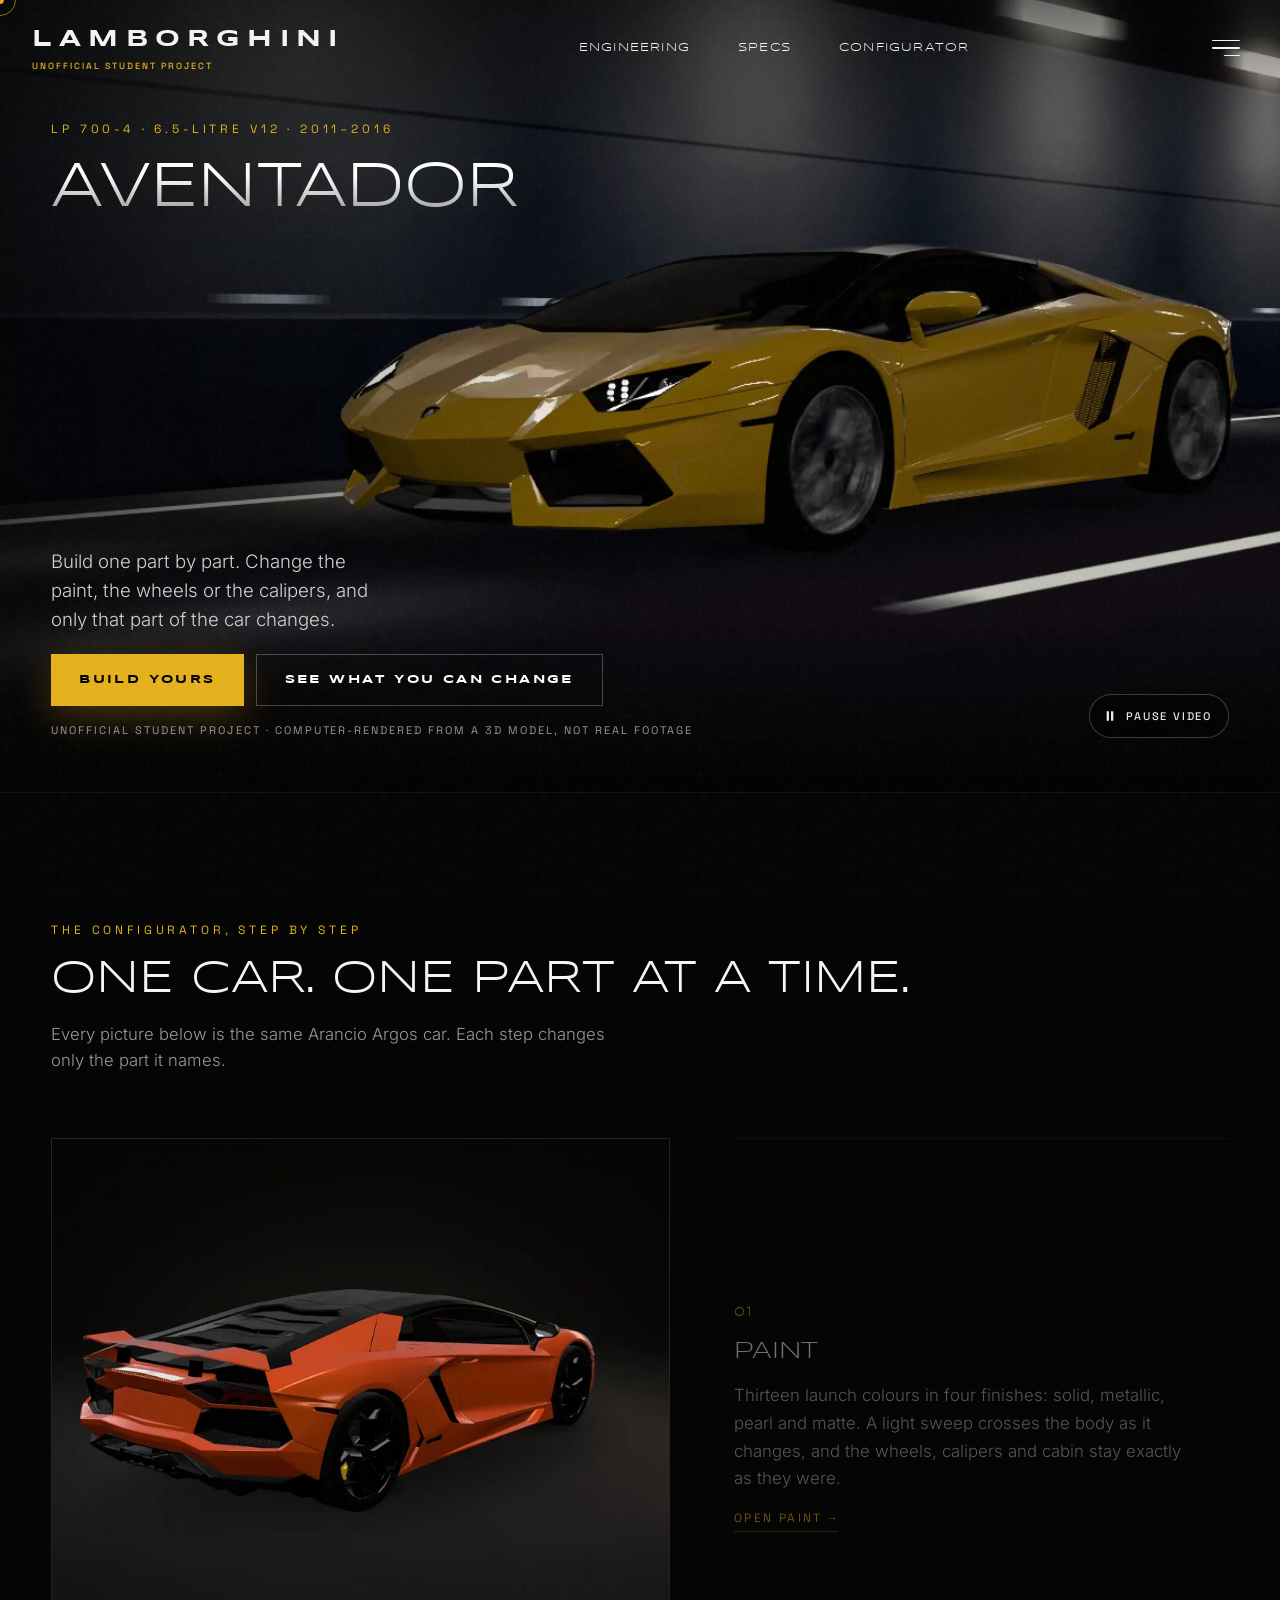
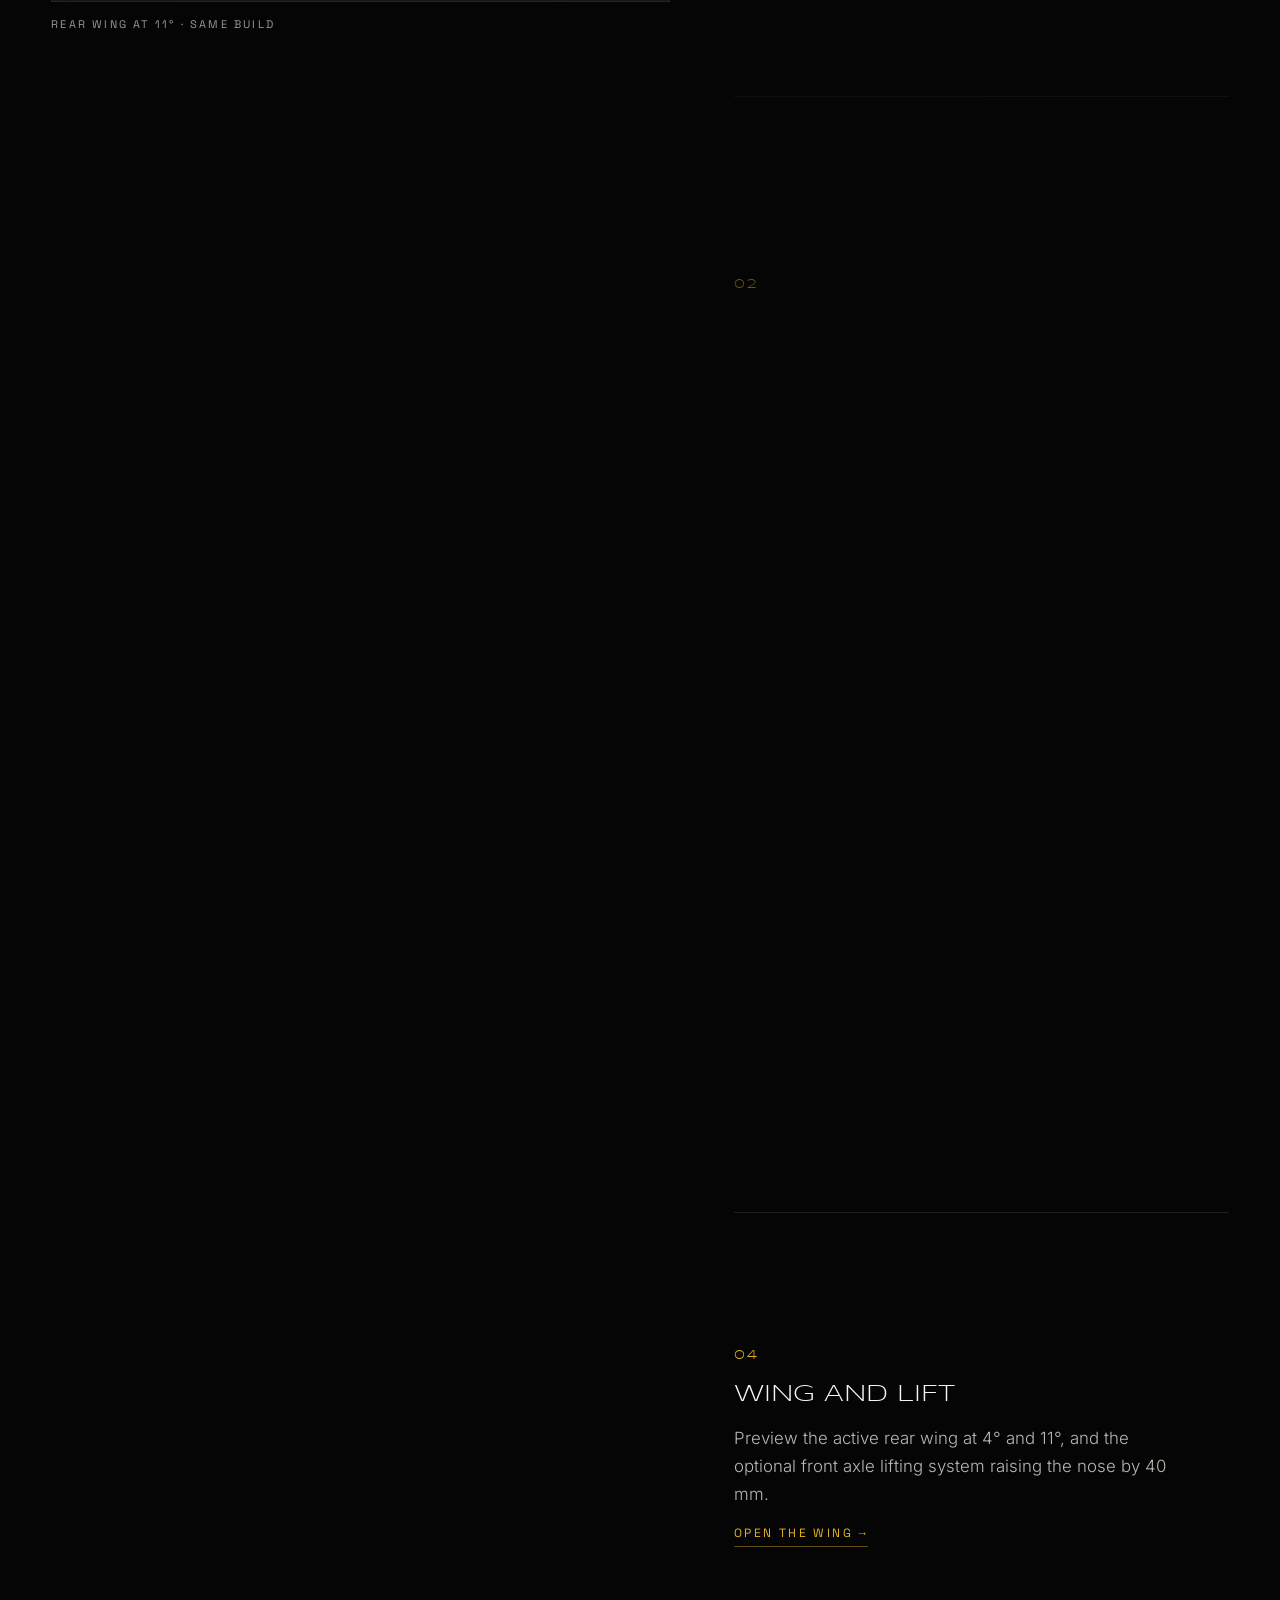
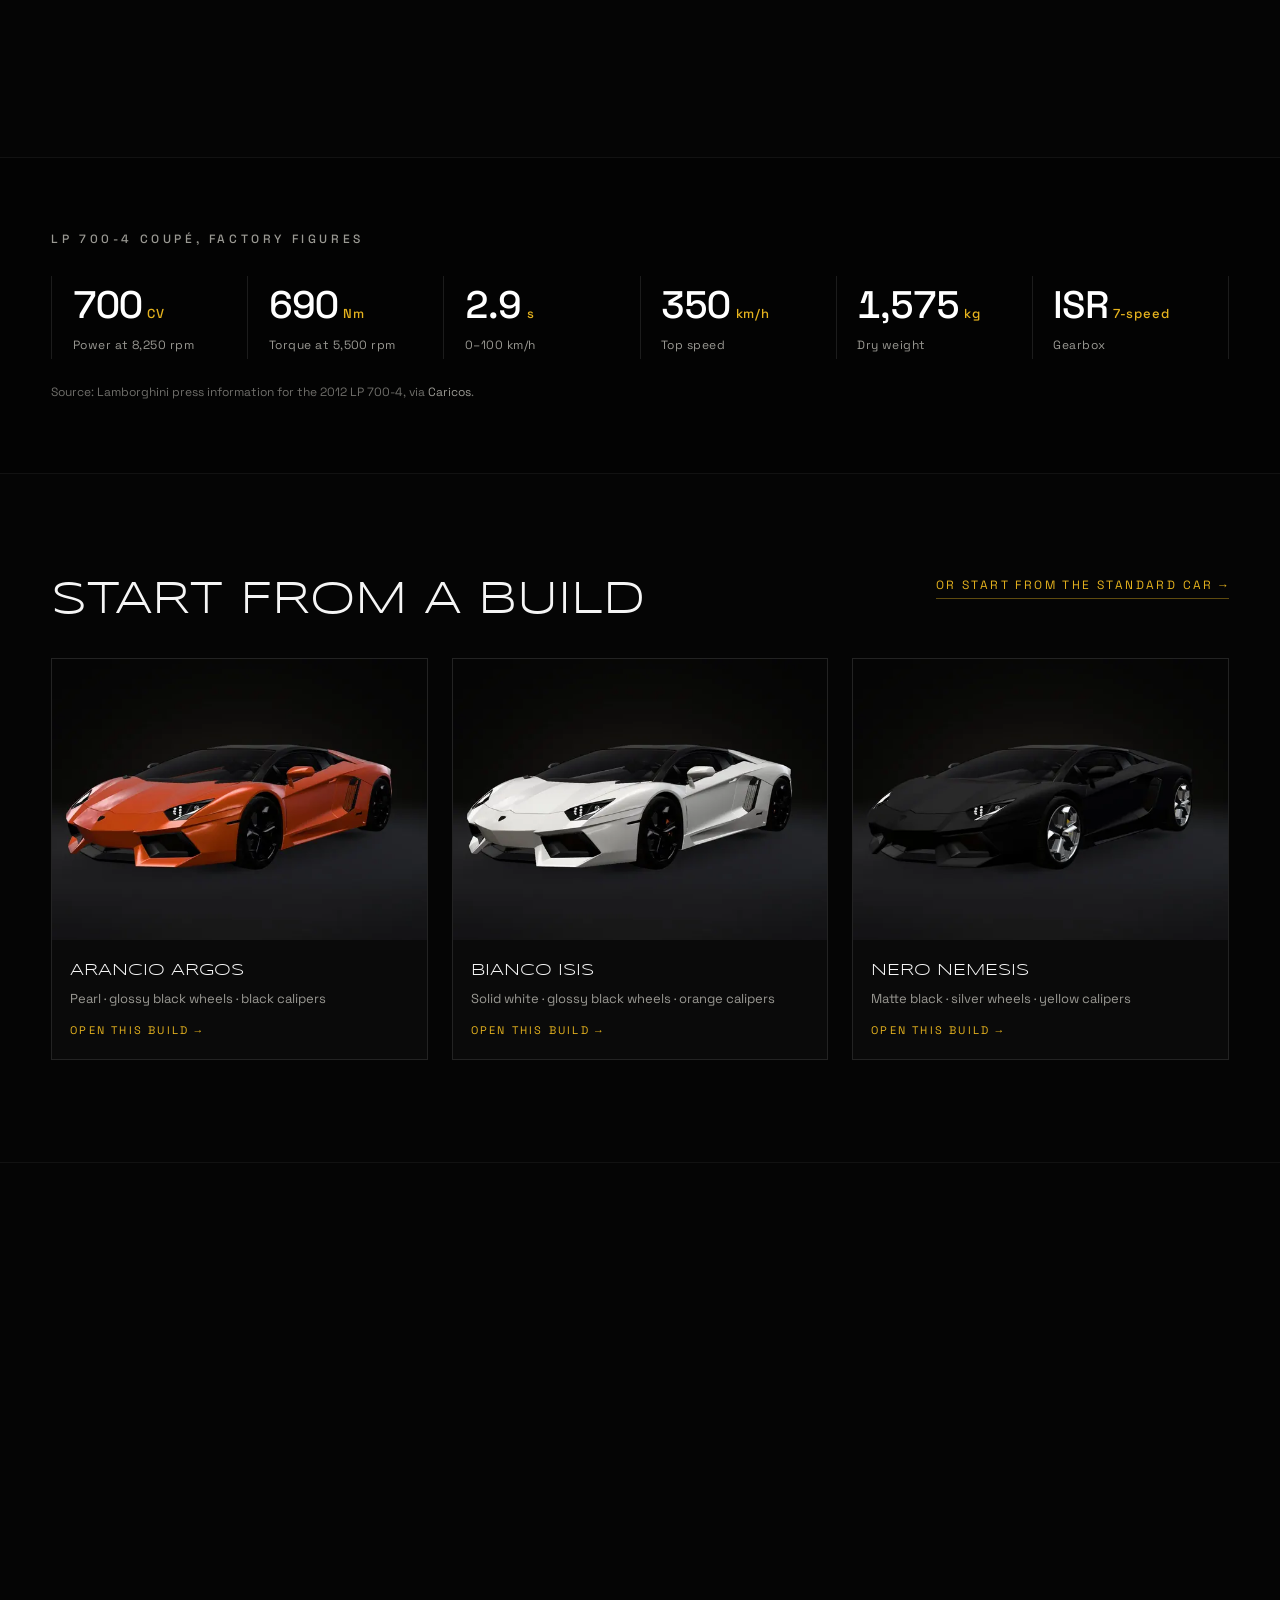
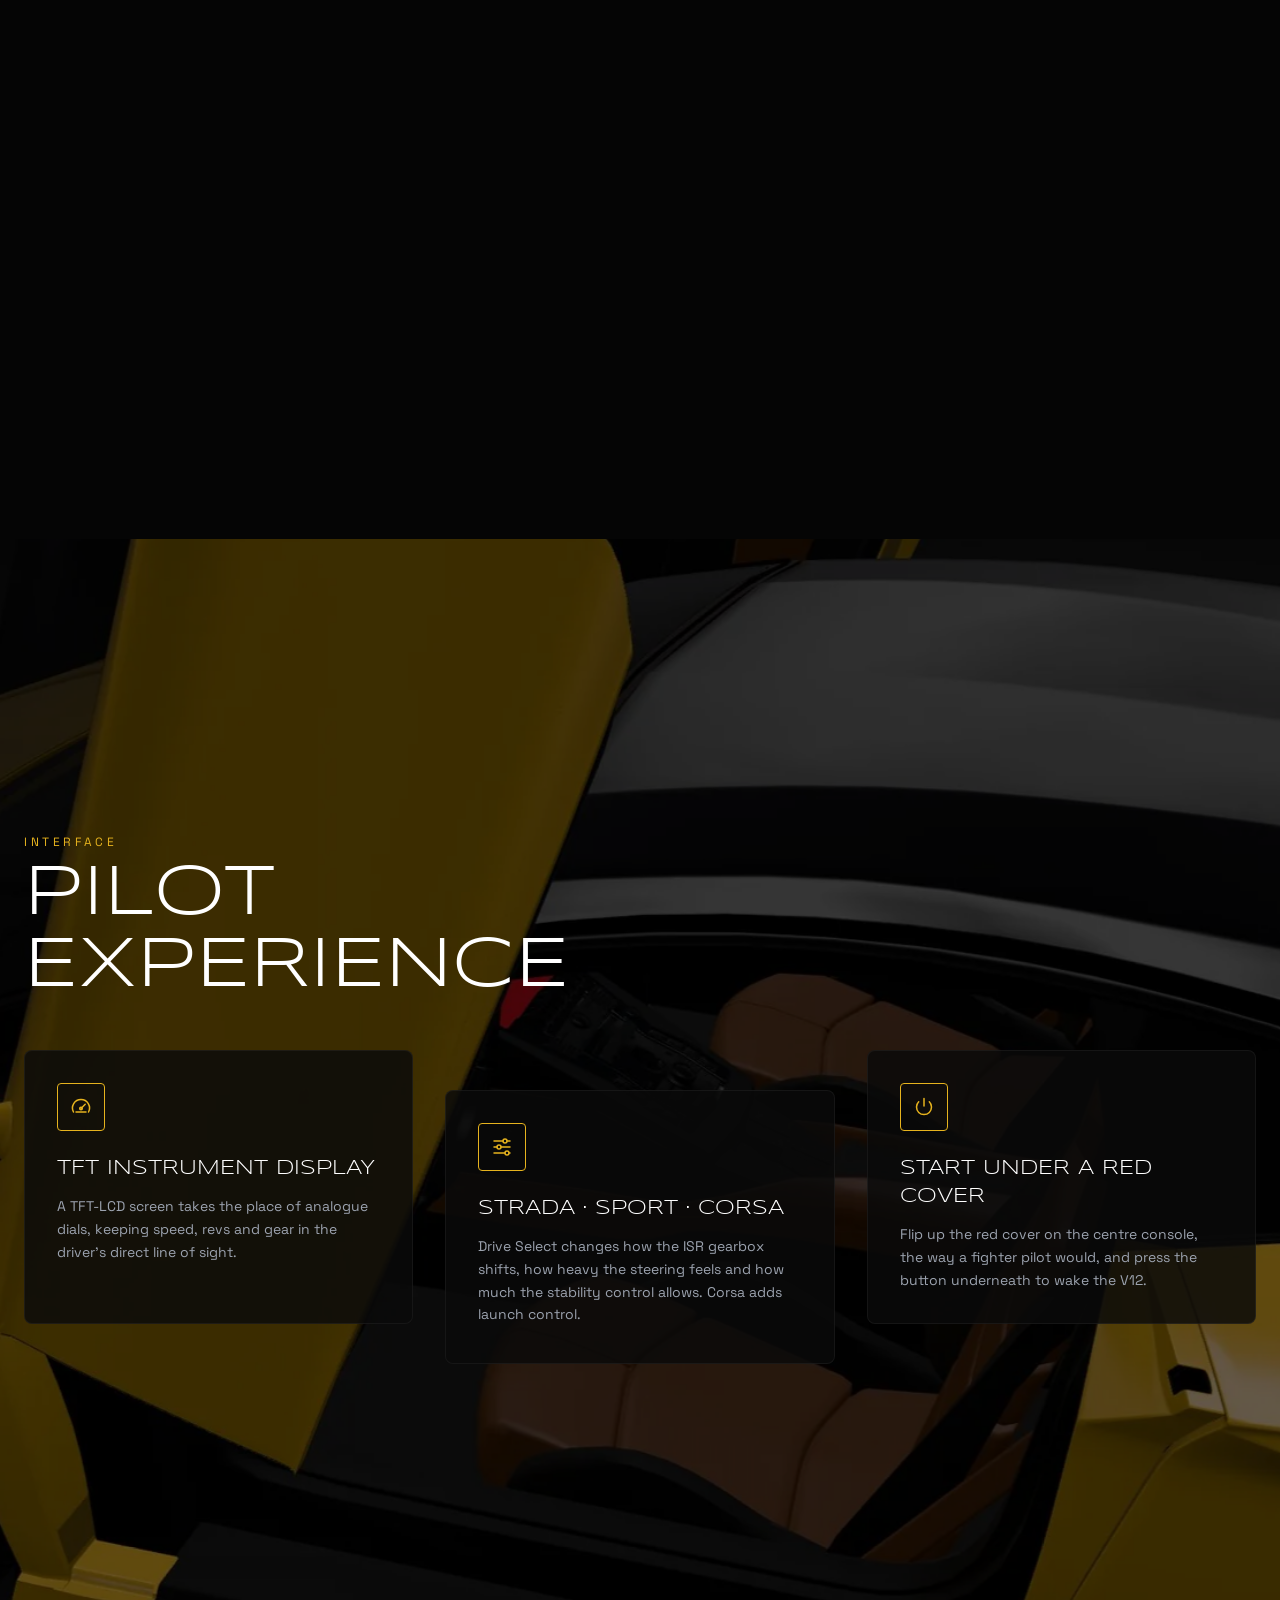
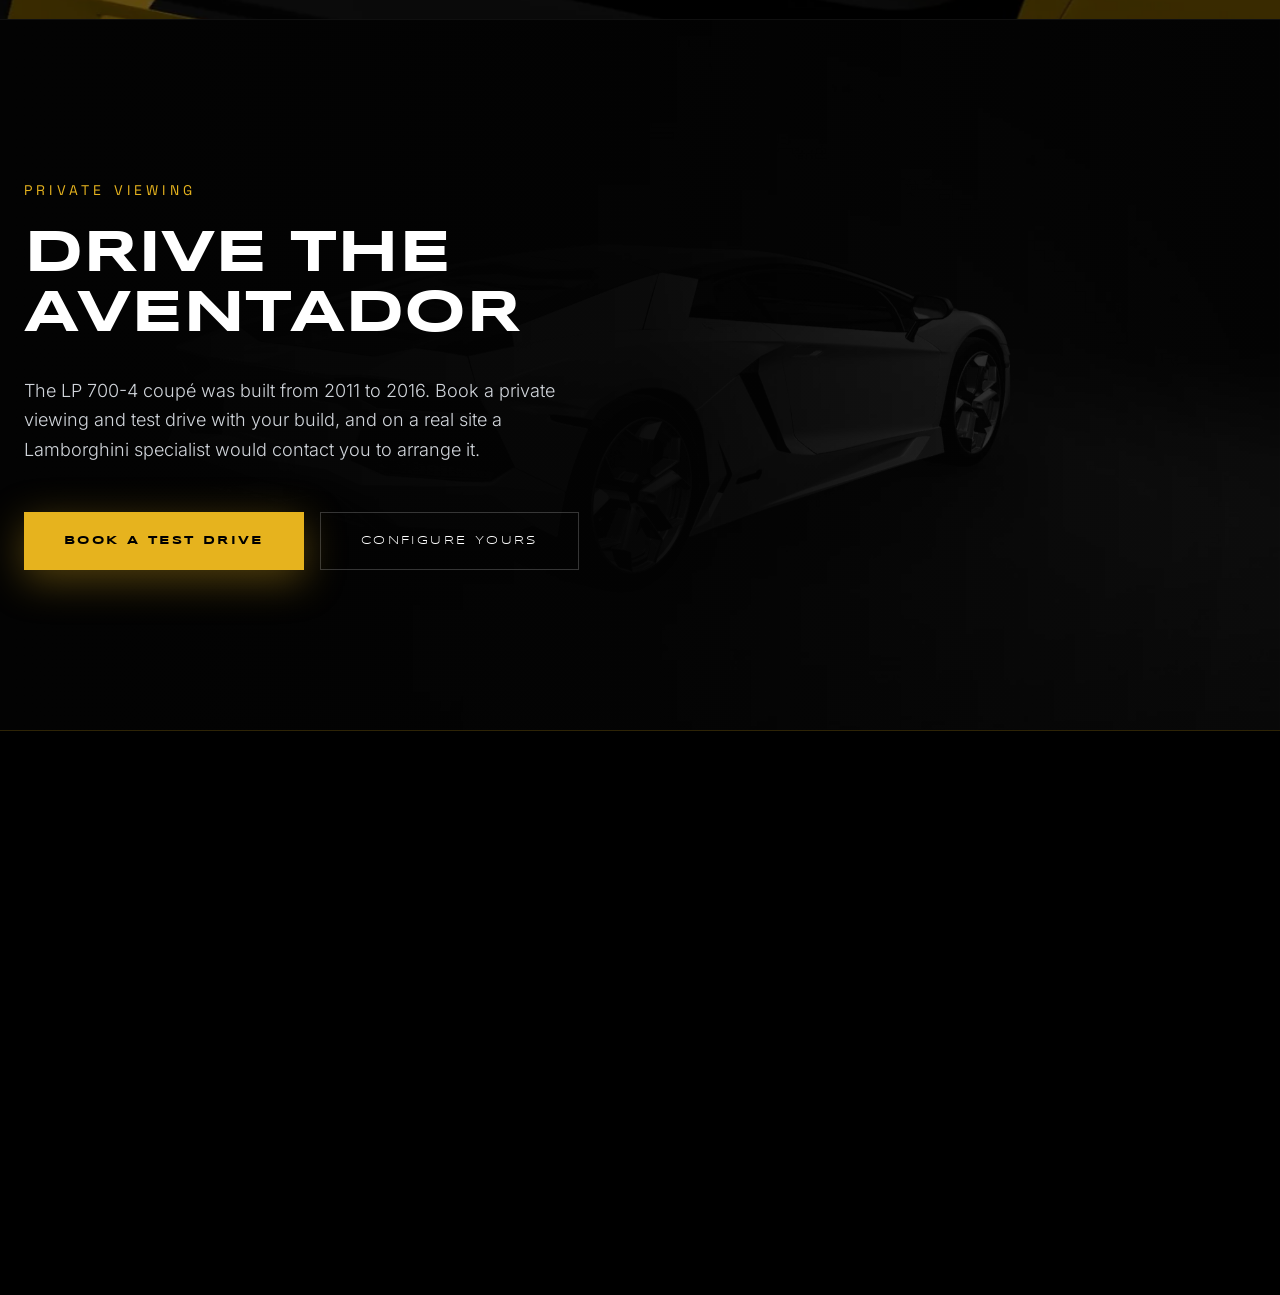
<file: index.html>
<!DOCTYPE html>
<html lang="en" class="scroll-smooth">
<head>
    <meta charset="UTF-8">
    <meta name="viewport" content="width=device-width, initial-scale=1.0">
    <title>Aventador LP 700-4</title>
    <meta name="description" content="Unofficial student project: an Aventador LP 700-4 landing page and part-by-part 3D configurator.">
    

    <!-- Image fallback: registered before any <img> is parsed so no load error is missed.
         Each image tries its data-fallback URLs in order, then a built-in placeholder, so a
         broken-image icon never appears. -->
    <script>
        (function () {
            var PLACEHOLDER = "data:image/svg+xml," + encodeURIComponent(
                '<svg xmlns="http://www.w3.org/2000/svg" viewBox="0 0 1600 900">' +
                '<defs><radialGradient id="g" cx="50%" cy="60%" r="60%"><stop offset="0" stop-color="#2a2208"/><stop offset="1" stop-color="#030303"/></radialGradient></defs>' +
                '<rect width="1600" height="900" fill="url(#g)"/>' +
                '<path d="M180 620 Q420 470 760 450 L1040 440 Q1300 470 1440 600 L1440 640 L180 640 Z" fill="none" stroke="#e6b31e" stroke-opacity=".35" stroke-width="3"/>' +
                '<circle cx="470" cy="640" r="85" fill="none" stroke="#e6b31e" stroke-opacity=".35" stroke-width="3"/>' +
                '<circle cx="1180" cy="640" r="85" fill="none" stroke="#e6b31e" stroke-opacity=".35" stroke-width="3"/></svg>');
            document.addEventListener('error', function (e) {
                var img = e.target;
                if (!img || img.tagName !== 'IMG') return;
                var list = (img.getAttribute('data-fallback') || '').split('|').filter(Boolean);
                if (list.length) {
                    img.setAttribute('data-fallback', list.slice(1).join('|'));
                    img.src = list[0];
                } else if (img.src !== PLACEHOLDER) {
                    img.classList.add('img-failed');
                    img.src = PLACEHOLDER;
                }
            }, true);
        })();
    </script>
    <link rel="preload" href="assets/fonts/syncopate-latin-700-normal.woff2" as="font" type="font/woff2" crossorigin>
    <link rel="preload" href="assets/fonts/inter-latin-wght-normal.woff2" as="font" type="font/woff2" crossorigin>
    <link rel="preload" as="image" href="assets/video/test-drive-poster.webp" imagesrcset="assets/video/test-drive-poster-854.webp 854w, assets/video/test-drive-poster.webp 1280w" imagesizes="100vw" fetchpriority="high">
    <link rel="stylesheet" href="css/fonts.css">
    <link rel="stylesheet" href="css/site.css">
    <link rel="stylesheet" href="css/tailwind.css">
    <link rel="stylesheet" href="css/landing.css">
</head>
<body class="antialiased selection:bg-[#e6b31e] selection:text-[#000]">

    <div class="noise-overlay"></div>
    <div class="cursor-dot" id="cursor-dot"></div>
    <div class="cursor-trail" id="cursor-trail"></div>

    <nav id="site-nav" class="site-nav fixed top-0 w-full z-50 px-5 md:px-8 flex justify-between items-center">
        <span class="nav-line" aria-hidden="true"><span id="nav-progress"></span></span>
        <a href="#hero" class="brand-lockup pointer-events-auto nav-link no-underline text-inherit"><span class="tech-font text-2xl font-bold tracking-[0.3em]">LAMBORGHINI</span><span class="brand-note">Unofficial student project</span></a>
        <div class="hidden md:flex gap-12 tech-font text-xs tracking-widest pointer-events-auto">
            <a href="#engineering" class="hover:text-[#e6b31e] transition-colors nav-link">ENGINEERING</a>
            <a href="#specs" class="hover:text-[#e6b31e] transition-colors nav-link">SPECS</a>
            <a href="configure.html" class="hover:text-[#e6b31e] transition-colors nav-link">CONFIGURATOR</a>
        </div>
        <div class="pointer-events-auto">
            <button type="button" class="menu-toggle hover:text-[#e6b31e] transition-colors nav-link" id="menu-toggle" aria-label="Open menu" aria-expanded="false" aria-controls="site-menu">
                <span class="bars" aria-hidden="true"><span class="bar"></span><span class="bar"></span><span class="bar"></span></span>
            </button>
        </div>
    </nav>

    <!-- Full-screen menu opened by the nav icon -->
    <div class="site-menu" id="site-menu" aria-hidden="true">
        <div class="max-w-6xl w-full mx-auto grid md:grid-cols-[1fr_auto] gap-12 items-end">
            <ul class="tech-font font-bold leading-tight text-4xl md:text-6xl space-y-3">
                <li class="menu-item"><a href="#engineering" class="menu-link hover:text-[#e6b31e] nav-link">ENGINEERING</a></li>
                <li class="menu-item"><a href="#specs" class="menu-link hover:text-[#e6b31e] nav-link">SPECS</a></li>
                <li class="menu-item"><a href="#performance" class="menu-link hover:text-[#e6b31e] nav-link">TELEMETRY</a></li>
                <li class="menu-item"><a href="#cockpit" class="menu-link hover:text-[#e6b31e] nav-link">COCKPIT</a></li>
                <li class="menu-item"><a href="configure.html" class="menu-link hover:text-[#e6b31e] nav-link">CONFIGURATOR</a></li>
                <li class="menu-item"><a href="#reserve" class="menu-link text-[#e6b31e] hover:text-white nav-link">RESERVE</a></li>
            </ul>
            <div class="menu-item data-font text-sm text-gray-400 max-w-xs space-y-6" style="transition-delay:.55s">
                <p>Book a private viewing and test drive at your nearest Lamborghini dealership.</p>
                <button type="button" class="open-booking nav-link w-full px-6 py-4 bg-[#e6b31e] text-black tech-font text-xs font-bold tracking-[0.2em] hover:bg-white transition-colors">BOOK A TEST DRIVE</button>
            </div>
        </div>
    </div>

    <!-- ============ NEW LANDING: introduces the car and leads into the configurator ============ -->
    <section id="hero" class="lp-hero" aria-labelledby="hero-title">
        <div class="lp-hero-media">
            <img src="assets/video/test-drive-poster.webp" srcset="assets/video/test-drive-poster-854.webp 854w, assets/video/test-drive-poster.webp 1280w" sizes="100vw"
                 width="1280" height="720" fetchpriority="high" class="lp-hero-img"
                 alt="Aventador LP 700-4 in Giallo Evros driving through a lit road tunnel, rendered from the site's 3D model">
            <!-- Test-drive loop. The poster above is its first frame; site.js loads the video after the page has loaded
                 (never on Data Saver, and only on request with reduced motion) and pauses it off screen. -->
            <video class="lp-hero-video" muted loop playsinline preload="none" disablepictureinpicture disableremoteplayback aria-hidden="true" tabindex="-1"
                   data-src="assets/video/test-drive-1280.mp4" data-src-av1="assets/video/test-drive-1280-av1.mp4" data-src-small="assets/video/test-drive-854.mp4"></video>
        </div>
        <button type="button" class="lp-hero-pause" id="hero-video-toggle" aria-pressed="false" hidden>
            <svg class="icon-pause" viewBox="0 0 24 24" aria-hidden="true"><path d="M7 5h3.5v14H7zM13.5 5H17v14h-3.5z"/></svg>
            <svg class="icon-play" viewBox="0 0 24 24" aria-hidden="true"><path d="M8 5.5v13l10.5-6.5z"/></svg>
            <span class="lp-hero-pause-label">Pause video</span>
        </button>
        <div class="lp-hero-content">
            <div class="lp-hero-top">
                <p class="lp-eyebrow data-font">LP 700-4 · 6.5-litre V12 · 2011–2016</p>
                <h1 id="hero-title" class="lp-hero-title tech-font">AVENTADOR</h1>
            </div>
            <div class="lp-hero-bottom">
                <p class="lp-hero-lede">Build one part by part. Change the paint, the wheels or the calipers, and only that part of the car changes.</p>
                <div class="lp-hero-actions">
                    <a href="configure.html" class="lp-btn lp-btn-gold nav-link">Build yours</a>
                    <a href="#make-it-yours" class="lp-btn lp-btn-line nav-link">See what you can change</a>
                </div>
                <p class="lp-hero-note data-font">Unofficial student project · computer-rendered from a 3D model, not real footage</p>
            </div>
        </div>
    </section>

    <section id="make-it-yours" class="lp-seq" aria-labelledby="seq-title">
        <div class="lp-wrap">
            <header class="lp-seq-head">
                <p class="lp-eyebrow data-font">The configurator, step by step</p>
                <h2 id="seq-title" class="tech-font lp-h2">ONE CAR. ONE PART AT A TIME.</h2>
                <p class="lp-sub">Every picture below is the same Arancio Argos car. Each step changes only the part it names.</p>
            </header>
            <div class="lp-seq-grid">
                <figure class="lp-seq-figure" id="seq-figure" data-active="1" aria-hidden="true">
                    <div class="lp-seq-frame">
                        <img src="assets/img/seq-paint.webp" srcset="assets/img/seq-paint-800.webp 800w, assets/img/seq-paint-1200.webp 1200w, assets/img/seq-paint.webp 1600w" sizes="(max-width: 900px) 92vw, 52vw" width="1600" height="1200" decoding="async" alt="" data-step="1">
                        <img src="assets/img/seq-wheels.webp" srcset="assets/img/seq-wheels-800.webp 800w, assets/img/seq-wheels-1200.webp 1200w, assets/img/seq-wheels.webp 1600w" sizes="(max-width: 900px) 92vw, 52vw" width="1600" height="1200" decoding="async" loading="lazy" alt="" data-step="2">
                        <img src="assets/img/seq-doors.webp" srcset="assets/img/seq-doors-800.webp 800w, assets/img/seq-doors-1200.webp 1200w, assets/img/seq-doors.webp 1600w" sizes="(max-width: 900px) 92vw, 52vw" width="1600" height="1200" decoding="async" loading="lazy" alt="" data-step="3">
                        <img src="assets/img/seq-wing.webp" srcset="assets/img/seq-wing-800.webp 800w, assets/img/seq-wing-1200.webp 1200w, assets/img/seq-wing.webp 1600w" sizes="(max-width: 900px) 92vw, 52vw" width="1600" height="1200" decoding="async" loading="lazy" alt="" data-step="4">
                    </div>
                    <figcaption class="lp-seq-caption data-font" id="seq-caption">Arancio Argos · silver wheels · black calipers</figcaption>
                </figure>
                <ol class="lp-seq-steps">
                    <li class="lp-step" data-step="1" data-caption="Arancio Argos · silver wheels · black calipers">
                        <img class="lp-step-img" src="assets/img/seq-paint.webp" srcset="assets/img/seq-paint-800.webp 800w, assets/img/seq-paint-1200.webp 1200w, assets/img/seq-paint.webp 1600w" sizes="(max-width: 900px) 92vw, 52vw" width="1600" height="1200" loading="lazy" decoding="async"
                             alt="Aventador in Arancio Argos pearl paint with silver wheels">
                        <span class="lp-step-num tech-font" aria-hidden="true">01</span>
                        <h3 class="lp-step-title tech-font">PAINT</h3>
                        <p>Thirteen launch colours in four finishes: solid, metallic, pearl and matte. A light sweep crosses the body as it changes, and the wheels, calipers and cabin stay exactly as they were.</p>
                        <a href="configure.html#paint" class="lp-step-link data-font nav-link">Open paint <span aria-hidden="true">→</span></a>
                    </li>
                    <li class="lp-step" data-step="2" data-caption="Glossy black wheels · yellow calipers · same paint">
                        <img class="lp-step-img" src="assets/img/seq-wheels.webp" srcset="assets/img/seq-wheels-800.webp 800w, assets/img/seq-wheels-1200.webp 1200w, assets/img/seq-wheels.webp 1600w" sizes="(max-width: 900px) 92vw, 52vw" width="1600" height="1200" loading="lazy" decoding="async"
                             alt="Close-up of the front wheel in glossy black with a yellow brake caliper">
                        <span class="lp-step-num tech-font" aria-hidden="true">02</span>
                        <h3 class="lp-step-title tech-font">WHEELS AND BRAKES</h3>
                        <p>Silver or glossy black wheels, and black, red, orange, grey or yellow calipers on the carbon-ceramic brakes. Each sits on its own layer, so the paint never changes with them.</p>
                        <a href="configure.html#wheels" class="lp-step-link data-font nav-link">Open wheels <span aria-hidden="true">→</span></a>
                    </li>
                    <li class="lp-step" data-step="3" data-caption="Scissor doors open · lights on · same build">
                        <img class="lp-step-img" src="assets/img/seq-doors.webp" srcset="assets/img/seq-doors-800.webp 800w, assets/img/seq-doors-1200.webp 1200w, assets/img/seq-doors.webp 1600w" sizes="(max-width: 900px) 92vw, 52vw" width="1600" height="1200" loading="lazy" decoding="async"
                             alt="The car at night with both scissor doors raised and the headlights on">
                        <span class="lp-step-num tech-font" aria-hidden="true">03</span>
                        <h3 class="lp-step-title tech-font">DOORS AND LIGHTS</h3>
                        <p>See the leather behind the raised scissor doors in the cabin view, then switch to the night view with the bi-xenon headlamps and LED daytime running lights on.</p>
                        <a href="configure.html#interior" class="lp-step-link data-font nav-link">Open interior <span aria-hidden="true">→</span></a>
                    </li>
                    <li class="lp-step" data-step="4" data-caption="Rear wing at 11° · same build">
                        <img class="lp-step-img" src="assets/img/seq-wing.webp" srcset="assets/img/seq-wing-800.webp 800w, assets/img/seq-wing-1200.webp 1200w, assets/img/seq-wing.webp 1600w" sizes="(max-width: 900px) 92vw, 52vw" width="1600" height="1200" loading="lazy" decoding="async"
                             alt="Rear three-quarter view with the active rear wing raised">
                        <span class="lp-step-num tech-font" aria-hidden="true">04</span>
                        <h3 class="lp-step-title tech-font">WING AND LIFT</h3>
                        <p>Preview the active rear wing at 4° and 11°, and the optional front axle lifting system raising the nose by 40 mm.</p>
                        <a href="configure.html#aero" class="lp-step-link data-font nav-link">Open the wing <span aria-hidden="true">→</span></a>
                    </li>
                </ol>
            </div>
        </div>
    </section>

    <section id="numbers" class="lp-numbers" aria-labelledby="numbers-title">
        <div class="lp-wrap">
            <h2 id="numbers-title" class="lp-numbers-title data-font">LP 700-4 coupé, factory figures</h2>
            <dl class="lp-numbers-grid">
                <div><dt>Power at 8,250 rpm</dt><dd><span class="lp-num">700</span> <span class="lp-unit">CV</span></dd></div>
                <div><dt>Torque at 5,500 rpm</dt><dd><span class="lp-num">690</span> <span class="lp-unit">Nm</span></dd></div>
                <div><dt>0–100 km/h</dt><dd><span class="lp-num">2.9</span> <span class="lp-unit">s</span></dd></div>
                <div><dt>Top speed</dt><dd><span class="lp-num">350</span> <span class="lp-unit">km/h</span></dd></div>
                <div><dt>Dry weight</dt><dd><span class="lp-num">1,575</span> <span class="lp-unit">kg</span></dd></div>
                <div><dt>Gearbox</dt><dd><span class="lp-num">ISR</span> <span class="lp-unit">7-speed</span></dd></div>
            </dl>
            <p class="lp-source data-font">Source: Lamborghini press information for the 2012 LP 700-4, via <a href="https://www.caricos.com/cars/l/lamborghini/2012_lamborghini_aventador_lp700-4/" target="_blank" rel="noopener" class="nav-link">Caricos</a>.</p>
        </div>
    </section>

    <section id="starter-builds" class="lp-starters" aria-labelledby="starters-title">
        <div class="lp-wrap">
            <header class="lp-starters-head">
                <h2 id="starters-title" class="tech-font lp-h2">START FROM A BUILD</h2>
                <a href="configure.html" class="lp-step-link data-font nav-link">Or start from the standard car <span aria-hidden="true">→</span></a>
            </header>
            <div class="lp-starters-grid">
                <a class="lp-card nav-link" href="configure.html#build-7.1.0.0.0">
                    <img src="assets/img/starter-argos.webp" srcset="assets/img/starter-argos-600.webp 600w, assets/img/starter-argos.webp 1200w" sizes="(max-width: 900px) min(92vw, 560px), 31vw" width="1200" height="900" loading="lazy" decoding="async" alt="">
                    <span class="lp-card-body">
                        <span class="lp-card-title tech-font">ARANCIO ARGOS</span>
                        <span class="lp-card-spec data-font">Pearl · glossy black wheels · black calipers</span>
                        <span class="lp-card-cta data-font">Open this build <span aria-hidden="true">→</span></span>
                    </span>
                </a>
                <a class="lp-card nav-link" href="configure.html#build-2.1.2.0.0">
                    <img src="assets/img/starter-isis.webp" srcset="assets/img/starter-isis-600.webp 600w, assets/img/starter-isis.webp 1200w" sizes="(max-width: 900px) min(92vw, 560px), 31vw" width="1200" height="900" loading="lazy" decoding="async" alt="">
                    <span class="lp-card-body">
                        <span class="lp-card-title tech-font">BIANCO ISIS</span>
                        <span class="lp-card-spec data-font">Solid white · glossy black wheels · orange calipers</span>
                        <span class="lp-card-cta data-font">Open this build <span aria-hidden="true">→</span></span>
                    </span>
                </a>
                <a class="lp-card nav-link" href="configure.html#build-10.0.4.0.0">
                    <img src="assets/img/starter-nemesis.webp" srcset="assets/img/starter-nemesis-600.webp 600w, assets/img/starter-nemesis.webp 1200w" sizes="(max-width: 900px) min(92vw, 560px), 31vw" width="1200" height="900" loading="lazy" decoding="async" alt="">
                    <span class="lp-card-body">
                        <span class="lp-card-title tech-font">NERO NEMESIS</span>
                        <span class="lp-card-spec data-font">Matte black · silver wheels · yellow calipers</span>
                        <span class="lp-card-cta data-font">Open this build <span aria-hidden="true">→</span></span>
                    </span>
                </a>
            </div>
        </div>
    </section>
    <!-- ============ END NEW LANDING ============ -->

    <!-- ENGINEERING — normal vertical scrolling. The drawings are inline SVG traced from the site's 3D model
         (tools/render_outlines.py + tools/build_illustrations.py), so they show the real Aventador LP 700-4 shape. -->
    <section id="engineering" class="relative bg-[#050505] border-y border-white/5">
        <!-- ILLUSTRATIONS-DEFS:START -->
        <svg width="0" height="0" style="position:absolute" aria-hidden="true">
            <defs>
                <pattern id="carbon" width="8" height="8" patternUnits="userSpaceOnUse">
                    <rect width="8" height="8" fill="#141414"/>
                    <rect width="4" height="4" fill="#262626"/>
                    <rect x="4" y="4" width="4" height="4" fill="#262626"/>
                </pattern>
                <pattern id="alu-hatch" width="6" height="6" patternUnits="userSpaceOnUse" patternTransform="rotate(45)">
                    <rect width="6" height="6" fill="rgba(255,255,255,0.02)"/><line x1="0" y1="0" x2="0" y2="6" stroke="rgba(200,205,210,0.28)" stroke-width="1.2"/>
                </pattern>
                <linearGradient id="goldLine" x1="0" x2="1">
                    <stop offset="0" stop-color="#e6b31e" stop-opacity="0"/>
                    <stop offset=".5" stop-color="#e6b31e"/>
                    <stop offset="1" stop-color="#ff6b00" stop-opacity=".2"/>
                </linearGradient>
                <linearGradient id="scanGlow" x1="0" x2="1">
                    <stop offset="0" stop-color="#e6b31e" stop-opacity="0"/>
                    <stop offset=".85" stop-color="#e6b31e" stop-opacity=".35"/>
                    <stop offset="1" stop-color="#fff2c4" stop-opacity=".9"/>
                </linearGradient>
                <clipPath id="clip-aventador-body"><path d="M559.8 174.1 L549.6 173.2 L548.4 171.1 L545.2 170.4 L544.4 166.6 L544.4 155.0 L553.0 139.6 L532.8 143.0 L519.1 134.4 L524.0 131.8 L393.4 110.4 L337.0 106.4 L294.8 106.5 L251.4 111.0 L153.5 142.5 L142.9 143.2 L96.0 156.8 L63.0 168.8 L46.4 179.5 L40.1 186.2 L49.5 201.6 L56.0 204.9 L52.9 209.5 L41.1 213.2 L49.5 217.4 L135.0 216.8 L130.9 208.1 L128.6 199.4 L128.6 190.8 L131.2 180.8 L136.1 172.5 L143.4 165.5 L151.5 161.0 L161.6 158.6 L174.5 159.6 L183.6 163.4 L190.1 168.2 L196.9 176.6 L200.6 185.6 L201.8 196.9 L199.1 208.8 L194.8 216.5 L283.0 216.9 L284.4 218.4 L287.6 217.4 L290.1 218.5 L292.6 216.9 L422.9 217.1 L429.9 216.1 L424.9 206.2 L422.2 196.6 L422.2 186.8 L424.9 176.8 L430.1 167.8 L437.9 160.2 L446.4 155.5 L459.9 152.8 L471.0 154.0 L480.2 157.8 L487.2 162.9 L494.6 171.9 L498.8 181.8 L500.0 191.0 L496.2 211.8 L506.4 211.6 L501.2 215.2 L524.8 214.4 L541.8 203.1 L551.1 200.1 L558.5 188.4 L554.5 188.0 L554.0 185.2 L558.9 178.2 Z"/></clipPath>
                <!-- Aventador LP 700-4, side elevation traced from the 3D model (110 units per metre, ground at y=233) -->
                <symbol id="aventador-body" viewBox="0 0 600 260">
                    <path d="M559.8 174.1 L549.6 173.2 L548.4 171.1 L545.2 170.4 L544.4 166.6 L544.4 155.0 L553.0 139.6 L532.8 143.0 L519.1 134.4 L524.0 131.8 L393.4 110.4 L337.0 106.4 L294.8 106.5 L251.4 111.0 L153.5 142.5 L142.9 143.2 L96.0 156.8 L63.0 168.8 L46.4 179.5 L40.1 186.2 L49.5 201.6 L56.0 204.9 L52.9 209.5 L41.1 213.2 L49.5 217.4 L135.0 216.8 L130.9 208.1 L128.6 199.4 L128.6 190.8 L131.2 180.8 L136.1 172.5 L143.4 165.5 L151.5 161.0 L161.6 158.6 L174.5 159.6 L183.6 163.4 L190.1 168.2 L196.9 176.6 L200.6 185.6 L201.8 196.9 L199.1 208.8 L194.8 216.5 L283.0 216.9 L284.4 218.4 L287.6 217.4 L290.1 218.5 L292.6 216.9 L422.9 217.1 L429.9 216.1 L424.9 206.2 L422.2 196.6 L422.2 186.8 L424.9 176.8 L430.1 167.8 L437.9 160.2 L446.4 155.5 L459.9 152.8 L471.0 154.0 L480.2 157.8 L487.2 162.9 L494.6 171.9 L498.8 181.8 L500.0 191.0 L496.2 211.8 L506.4 211.6 L501.2 215.2 L524.8 214.4 L541.8 203.1 L551.1 200.1 L558.5 188.4 L554.5 188.0 L554.0 185.2 L558.9 178.2 Z" fill="rgba(255,255,255,0.02)" stroke="rgba(255,255,255,0.55)" stroke-width="1.4" stroke-linejoin="round"/>
                    <g fill="rgba(230,179,30,0.08)" stroke="rgba(255,255,255,0.35)" stroke-linejoin="round"><path d="M223.2 132.2 L189.1 144.8 L223.8 149.9 L223.4 145.1 L216.8 137.9 Z"/><path d="M369.4 132.5 L361.0 120.4 L335.1 117.2 L288.4 117.9 L260.5 121.8 L230.2 129.2 L229.8 130.4 L239.0 130.6 L239.4 135.1 L237.2 141.4 L233.0 143.8 L229.2 144.1 L233.6 149.0 Z"/><path d="M252.6 114.4 L248.1 112.9 L219.4 120.9 L153.8 142.5 L174.5 142.2 L208.2 128.5 Z"/></g>
                    <g fill="none" stroke="rgba(255,255,255,0.6)" stroke-width="1.4"><g transform="translate(165.2 195.0)"><circle r="35.6"/><circle r="25.8" stroke-opacity=".45"/><line x1="0" y1="-5.9" x2="0" y2="-24.3" transform="rotate(0)" stroke-opacity=".35"/><line x1="0" y1="-5.9" x2="0" y2="-24.3" transform="rotate(72)" stroke-opacity=".35"/><line x1="0" y1="-5.9" x2="0" y2="-24.3" transform="rotate(144)" stroke-opacity=".35"/><line x1="0" y1="-5.9" x2="0" y2="-24.3" transform="rotate(216)" stroke-opacity=".35"/><line x1="0" y1="-5.9" x2="0" y2="-24.3" transform="rotate(288)" stroke-opacity=".35"/></g><g transform="translate(461.0 191.6)"><circle r="37.9"/><circle r="27.4" stroke-opacity=".45"/><line x1="0" y1="-6.3" x2="0" y2="-25.8" transform="rotate(0)" stroke-opacity=".35"/><line x1="0" y1="-6.3" x2="0" y2="-25.8" transform="rotate(72)" stroke-opacity=".35"/><line x1="0" y1="-6.3" x2="0" y2="-25.8" transform="rotate(144)" stroke-opacity=".35"/><line x1="0" y1="-6.3" x2="0" y2="-25.8" transform="rotate(216)" stroke-opacity=".35"/><line x1="0" y1="-6.3" x2="0" y2="-25.8" transform="rotate(288)" stroke-opacity=".35"/></g></g>
                    <line x1="0" y1="233" x2="600" y2="233" stroke="rgba(255,255,255,0.12)"/>
                </symbol>
                <symbol id="aventador-side" viewBox="0 0 600 260">
                    <use href="#aventador-body"/>
                    <path d="M519.2 134.0 L532.8 142.9 L554.1 139.2 L553.0 138.1 L526.2 132.1 Z" fill="rgba(255,255,255,0.02)" stroke="rgba(255,255,255,0.55)" stroke-width="1.2" stroke-linejoin="round"/>
                </symbol>
            </defs>
        </svg>
        <!-- ILLUSTRATIONS-DEFS:END -->

        <!-- Panel 1: carbon monocoque -->
        <div class="eng-panel">
            <div class="grid grid-cols-1 lg:grid-cols-2 gap-16 max-w-7xl w-full mx-auto items-center">
                <div class="reveal-up">
                    <div class="data-font text-[#e6b31e] mb-4 tracking-widest text-sm">PHASE 01 // CHASSIS</div>
                    <h2 class="tech-font eng-title mb-6">MONOCOQUE</h2>
                    <p class="text-gray-400 text-lg md:text-xl font-light leading-relaxed max-w-lg">The passenger cell, roof included, is a single carbon-fibre shell that weighs 147.5 kg. Aluminium frames bolted to it front and rear carry the suspension, and the whole structure resists 35,000 Nm of twisting force per degree.</p>
                    <div class="mt-8 flex gap-8 data-font border-t border-white/10 pt-8">
                        <div><div class="text-3xl text-white">35,000</div><div class="text-xs text-gray-500 mt-1">NM/DEG TORSIONAL STIFFNESS</div></div>
                        <div><div class="text-3xl text-white">147.5</div><div class="text-xs text-gray-500 mt-1">KG CARBON MONOCOQUE</div></div>
                    </div>
                </div>
                <div class="relative reveal-scale">
                    <div class="w-full max-w-[560px] mx-auto aspect-square border border-[#e6b31e]/30 rounded-full flex items-center justify-center relative">
                        <div class="absolute inset-4 border border-white/10 rounded-full animate-[spin_20s_linear_infinite]" style="border-top-color: rgba(230,179,30,.6)"></div>
                        <div class="absolute inset-8 border border-[#e6b31e]/20 rounded-full animate-[spin_15s_linear_infinite_reverse]"></div>
                        <!-- ILLUSTRATION-CHASSIS:START -->
                        <svg viewBox="0 0 600 260" class="w-[92%] h-auto relative float-anim" role="img" aria-label="Side view of the Aventador LP 700-4 with the carbon-fibre monocoque highlighted between the aluminium front and rear frames">
                            <use href="#aventador-side"/>
                            <g clip-path="url(#clip-aventador-body)">
                                <rect x="0" y="0" width="201" height="233" fill="url(#alu-hatch)"/>
                                <rect x="371" y="0" width="229" height="233" fill="url(#alu-hatch)"/>
                                <rect x="201" y="0" width="170" height="233" fill="url(#carbon)" fill-opacity=".92"/>
                                <rect class="mono-scan" x="155" y="0" width="46" height="233" fill="url(#scanGlow)"/>
                                <g stroke="#e6b31e" stroke-width="2"><line x1="201" y1="0" x2="201" y2="233"/><line x1="371" y1="0" x2="371" y2="233"/></g>
                            </g>
                            <path d="M559.8 174.1 L549.6 173.2 L548.4 171.1 L545.2 170.4 L544.4 166.6 L544.4 155.0 L553.0 139.6 L532.8 143.0 L519.1 134.4 L524.0 131.8 L393.4 110.4 L337.0 106.4 L294.8 106.5 L251.4 111.0 L153.5 142.5 L142.9 143.2 L96.0 156.8 L63.0 168.8 L46.4 179.5 L40.1 186.2 L49.5 201.6 L56.0 204.9 L52.9 209.5 L41.1 213.2 L49.5 217.4 L135.0 216.8 L130.9 208.1 L128.6 199.4 L128.6 190.8 L131.2 180.8 L136.1 172.5 L143.4 165.5 L151.5 161.0 L161.6 158.6 L174.5 159.6 L183.6 163.4 L190.1 168.2 L196.9 176.6 L200.6 185.6 L201.8 196.9 L199.1 208.8 L194.8 216.5 L283.0 216.9 L284.4 218.4 L287.6 217.4 L290.1 218.5 L292.6 216.9 L422.9 217.1 L429.9 216.1 L424.9 206.2 L422.2 196.6 L422.2 186.8 L424.9 176.8 L430.1 167.8 L437.9 160.2 L446.4 155.5 L459.9 152.8 L471.0 154.0 L480.2 157.8 L487.2 162.9 L494.6 171.9 L498.8 181.8 L500.0 191.0 L496.2 211.8 L506.4 211.6 L501.2 215.2 L524.8 214.4 L541.8 203.1 L551.1 200.1 L558.5 188.4 L554.5 188.0 L554.0 185.2 L558.9 178.2 Z" fill="none" stroke="#e6b31e" stroke-width="1.6" stroke-linejoin="round" clip-path="url(#clip-mono-band)"/>
                            <clipPath id="clip-mono-band"><rect x="201" y="0" width="170" height="233"/></clipPath>
                            <g class="data-font" font-size="11" letter-spacing="2">
                                <line x1="286" y1="104" x2="286" y2="38" stroke="#e6b31e" stroke-opacity=".6"/>
                                <circle cx="286" cy="104" r="3" fill="#e6b31e"/>
                                <text x="286" y="28" text-anchor="middle" fill="#e6b31e">CARBON MONOCOQUE · 147.5 KG</text>
                                <text x="96" y="252" text-anchor="middle" fill="#9a9a9a" font-size="9.5">ALUMINIUM FRONT FRAME</text>
                                <text x="492" y="252" text-anchor="middle" fill="#9a9a9a" font-size="9.5">ALUMINIUM REAR FRAME</text>
                            </g>
                        </svg>
                        <!-- ILLUSTRATION-CHASSIS:END -->
                    </div>
                </div>
            </div>
        </div>

        <!-- Panel 2: V12 and drivetrain -->
        <div class="eng-panel">
            <div class="grid grid-cols-1 lg:grid-cols-2 gap-16 max-w-7xl w-full mx-auto items-center">
                <div class="order-2 lg:order-1 relative reveal-scale">
                    <div class="glass-card p-4 md:p-6 relative overflow-hidden">
                        <div class="absolute inset-0 bg-[radial-gradient(ellipse_at_center,rgba(230,179,30,0.08)_0%,transparent_70%)]"></div>
                        <!-- ILLUSTRATION-POWERTRAIN:START -->
                        <svg viewBox="0 0 600 330" class="w-full h-auto relative" role="img" aria-label="Plan view of the Aventador LP 700-4 drivetrain: V12 behind the cabin, 7-speed ISR gearbox ahead of it in the centre tunnel, a shaft to the Haldex IV coupling at the front axle, and the rear differential">
                            <path d="M39.9 164.2 L45.1 188.5 L52.2 208.0 L51.0 216.0 L60.6 232.8 L70.5 246.1 L87.1 257.9 L117.9 270.2 L142.0 275.1 L159.0 275.1 L161.4 273.5 L164.8 273.6 L166.5 275.1 L184.0 275.1 L214.8 271.5 L222.9 285.6 L234.9 289.4 L236.0 288.9 L236.0 285.9 L231.8 271.2 L282.8 270.8 L334.4 272.2 L361.2 275.4 L422.0 275.2 L437.0 277.5 L447.5 276.5 L455.0 277.4 L456.8 275.9 L460.9 275.9 L462.4 277.4 L481.0 277.5 L494.5 275.4 L527.5 264.1 L531.8 260.4 L556.0 225.8 L554.8 204.5 L560.0 165.8 L554.8 124.9 L555.9 102.9 L528.8 65.5 L501.5 56.4 L481.1 52.4 L462.4 52.5 L460.8 53.9 L443.1 52.4 L430.0 53.9 L361.4 53.8 L334.4 56.9 L282.6 58.4 L231.8 57.9 L236.1 43.2 L235.6 39.9 L222.9 43.6 L214.9 57.6 L190.9 56.4 L184.1 54.8 L166.4 54.8 L163.1 56.4 L159.4 54.9 L142.0 54.8 L123.6 57.1 L87.4 71.1 L70.8 82.8 L60.2 97.0 L51.5 112.2 L51.0 117.4 L52.2 121.1 L45.4 139.8 Z" fill="rgba(255,255,255,0.02)" stroke="rgba(255,255,255,0.4)" stroke-width="1.4" stroke-linejoin="round"/>
                            <g fill="rgba(230,179,30,0.05)" stroke="rgba(255,255,255,0.18)"><path d="M221.5 245.2 L201.5 250.8 L187.8 256.0 L221.1 256.6 Z"/><path d="M366.4 239.4 L361.0 234.8 L355.6 233.0 L335.0 230.6 L310.8 229.9 L285.8 231.2 L257.1 235.5 L227.8 243.1 L226.5 253.2 L227.5 257.2 L228.8 257.8 L307.6 249.4 L329.2 248.2 Z"/><path d="M482.1 117.6 L456.1 122.0 L451.1 123.9 L451.1 120.5 L424.4 124.9 L423.4 124.6 L423.8 122.2 L406.4 124.9 L404.0 126.6 L397.2 135.2 L404.5 163.8 L397.2 193.9 L405.5 204.0 L423.8 206.9 L423.6 204.4 L450.2 208.8 L451.1 208.6 L450.9 205.2 L456.1 207.1 L482.4 211.2 L477.8 197.4 L484.9 165.2 L477.6 132.6 Z"/><path d="M173.4 80.5 L169.8 82.9 L160.9 96.4 L150.4 120.1 L145.4 147.2 L144.8 167.5 L147.0 194.9 L150.8 210.1 L161.0 233.0 L169.6 246.1 L173.8 248.6 L189.0 245.2 L251.5 226.9 L248.0 161.9 L251.8 103.5 L249.1 101.1 L182.1 82.0 Z"/><path d="M187.8 73.1 L201.5 78.4 L221.5 83.8 L221.0 72.5 Z"/><path d="M226.4 77.2 L228.0 86.1 L258.2 93.9 L286.9 98.0 L309.1 99.2 L336.5 98.4 L359.5 95.0 L366.5 89.5 L330.0 81.4 L306.2 80.0 L227.5 71.9 Z"/></g>
                            <g fill="#1b1b1b" stroke="rgba(255,255,255,0.5)"><rect x="125.9" y="58.8" width="73.6" height="26" rx="5"/><rect x="125.9" y="245.2" width="73.6" height="26" rx="5"/><rect x="419.5" y="56.8" width="78.2" height="26" rx="5"/><rect x="419.5" y="247.2" width="78.2" height="26" rx="5"/></g>
                            <!-- seats either side of the centre tunnel -->
                            <g fill="none" stroke="rgba(255,255,255,0.22)"><rect x="262" y="103" width="46" height="36" rx="9"/><rect x="262" y="191" width="46" height="36" rx="9"/></g>
                            <!-- drive: gearbox -> rear differential and forward shaft -> Haldex coupling -> front wheels -->
                            <g fill="none" stroke="#e6b31e" stroke-width="2" class="flow">
                                <path d="M300 165 L176.7 165"/>
                                <path d="M162.7 153 L162.7 84.8"/><path d="M162.7 177 L162.7 245.2"/>
                                <path d="M458.6 153 L458.6 82.8"/><path d="M458.6 177 L458.6 247.2"/>
                            </g>
                            <rect x="149.7" y="153" width="26" height="24" rx="4" fill="rgba(230,179,30,0.14)" stroke="#e6b31e"/>
                            <rect x="300" y="150" width="52" height="30" rx="4" fill="#141414" stroke="#e6b31e"/>
                            <g fill="#e6b31e" opacity=".75"><rect x="306.0" y="156" width="3.4" height="18"/><rect x="312.4" y="156" width="3.4" height="18"/><rect x="318.8" y="156" width="3.4" height="18"/><rect x="325.2" y="156" width="3.4" height="18"/><rect x="331.6" y="156" width="3.4" height="18"/><rect x="338.0" y="156" width="3.4" height="18"/><rect x="344.4" y="156" width="3.4" height="18"/></g>
                            <rect x="356" y="132" width="90" height="66" rx="6" fill="#141414" stroke="rgba(255,255,255,0.6)"/>
                            <g fill="none" stroke="#ff6b00" stroke-width="1.5" class="v12-fire"><circle cx="366.0" cy="148" r="5.6"/><circle cx="366.0" cy="182" r="5.6"/><circle cx="380.6" cy="148" r="5.6"/><circle cx="380.6" cy="182" r="5.6"/><circle cx="395.2" cy="148" r="5.6"/><circle cx="395.2" cy="182" r="5.6"/><circle cx="409.8" cy="148" r="5.6"/><circle cx="409.8" cy="182" r="5.6"/><circle cx="424.4" cy="148" r="5.6"/><circle cx="424.4" cy="182" r="5.6"/><circle cx="439.0" cy="148" r="5.6"/><circle cx="439.0" cy="182" r="5.6"/></g>
                            <circle cx="458.6" cy="165" r="12" fill="rgba(230,179,30,0.14)" stroke="#e6b31e"/>
                            <g class="data-font" font-size="10.5" letter-spacing="1.5" fill="#bbb">
                                <text x="401" y="109" text-anchor="middle" fill="#ff6b00">6.5 L V12</text>
                                <text x="401" y="123" text-anchor="middle" fill="#ff6b00">700 CV</text>
                                <text x="326" y="215" text-anchor="middle">7-SPEED ISR</text>
                                <line x1="326" y1="181" x2="326" y2="204" stroke="#666"/>
                                <text x="143" y="169" text-anchor="end">HALDEX IV</text>
                                <text x="477" y="169">REAR DIFF</text>
                                <text x="36" y="22" fill="#666">FRONT ←</text>
                            </g>
                        </svg>
                        <!-- ILLUSTRATION-POWERTRAIN:END -->
                    </div>
                </div>
                <div class="order-1 lg:order-2 reveal-up">
                    <div class="data-font text-[#e6b31e] mb-4 tracking-widest text-sm">PHASE 02 // POWERTRAIN</div>
                    <h2 class="tech-font eng-title mb-6">PURE V12</h2>
                    <p class="text-gray-400 text-lg md:text-xl font-light leading-relaxed max-w-lg">A new 6.5-litre V12, mounted low behind the cabin, makes 700 CV at 8,250 rpm with no turbos and no electric help. The 7-speed ISR gearbox sits ahead of it in the centre tunnel and shifts in 50 milliseconds, and a Haldex IV coupling varies how much drive goes to the front wheels.</p>
                    <div class="mt-8 flex gap-8 data-font border-t border-white/10 pt-8">
                        <div><div class="text-3xl text-white">700</div><div class="text-xs text-gray-500 mt-1">CV AT 8,250 RPM</div></div>
                        <div><div class="text-3xl text-white">50</div><div class="text-xs text-gray-500 mt-1">MS ISR GEAR SHIFT</div></div>
                    </div>
                </div>
            </div>
        </div>

        <!-- Panel 3: active rear wing (interactive) -->
        <div class="eng-panel">
            <div class="grid grid-cols-1 lg:grid-cols-2 gap-16 max-w-7xl w-full mx-auto items-center">
                <div class="reveal-up">
                    <div class="data-font text-[#e6b31e] mb-4 tracking-widest text-sm">PHASE 03 // AERODYNAMICS</div>
                    <h2 class="tech-font eng-title mb-6">SHAPING AIR</h2>
                    <p class="text-gray-400 text-lg md:text-xl font-light leading-relaxed max-w-lg">The rear wing lies flush with the engine cover until the car needs it, then rises to one of two angles: 4° for stability at high speed, or 11° for more downforce at mid-range speeds. The side air intakes open and close on their own to match how much cooling the engine needs.</p>
                    <div class="mt-8 data-font border-t border-white/10 pt-8">
                        <div class="flex flex-wrap gap-3 mb-6" role="group" aria-label="Rear wing position">
                            <button type="button" class="aero-mode nav-link px-5 py-3 text-xs tracking-widest border border-white/20 text-white hover:border-[#e6b31e]" data-deg="0" data-rise="0" aria-pressed="false">STOWED</button>
                            <button type="button" class="aero-mode nav-link px-5 py-3 text-xs tracking-widest border border-white/20 text-white hover:border-[#e6b31e]" data-deg="4" data-rise="0.06" aria-pressed="false">4° · HIGH SPEED</button>
                            <button type="button" class="aero-mode nav-link px-5 py-3 text-xs tracking-widest border border-[#e6b31e] bg-[#e6b31e] text-black" data-deg="11" data-rise="0.09" aria-pressed="true">11° · DOWNFORCE</button>
                        </div>
                        <div class="w-full h-2 bg-white/10 rounded-full overflow-hidden">
                            <div id="aero-bar" class="h-full bg-gradient-to-r from-transparent to-[#e6b31e] transition-all duration-700" style="width:100%"></div>
                        </div>
                        <div class="text-xs text-gray-500 mt-2" id="aero-label">WING AT 11°: MORE DOWNFORCE AT MID-RANGE SPEEDS</div>
                    </div>
                </div>
                <div class="relative reveal-scale">
                    <!-- ILLUSTRATION-AERO:START -->
                    <svg viewBox="0 0 600 300" class="w-full h-auto" role="img" aria-label="Side view of the Aventador LP 700-4 with airflow lines over the body and the active rear wing">
                        <g fill="none" stroke="url(#goldLine)" stroke-width="1.5" class="stream">
                            <path d="M0 117.2 L10 117.2 L20 117.2 L30 117.1 L40 116.4 L50 114.4 L60 111.0 L70 106.8 L80 102.8 L90 99.2 L100 95.9 L110 92.8 L120 89.9 L130 87.1 L140 84.6 L150 82.3 L160 79.9 L170 77.1 L180 74.0 L190 70.8 L200 67.5 L210 64.3 L220 61.1 L230 57.9 L240 54.9 L250 52.4 L260 50.5 L270 49.1 L280 48.1 L290 47.3 L300 46.8 L310 46.5 L320 46.5 L330 46.6 L340 46.9 L350 47.4 L360 48.0 L370 48.7 L380 49.5 L390 50.5 L400 51.7 L410 53.2 L420 54.8 L430 56.4 L440 58.0 L450 59.7 L460 61.3 L470 62.9 L480 64.6 L490 66.2 L500 67.8 L510 69.5 L520 71.3 L530 73.2 L540 75.3 L550 77.6 L560 80.0 L570 82.4 L580 84.6 L590 86.3 L600 87.4" transform="translate(0 30)"/>
                            <path d="M0 141.2 L10 141.2 L20 141.2 L30 141.1 L40 140.4 L50 138.4 L60 135.0 L70 130.8 L80 126.8 L90 123.2 L100 119.9 L110 116.8 L120 113.9 L130 111.1 L140 108.6 L150 106.3 L160 103.9 L170 101.1 L180 98.0 L190 94.8 L200 91.5 L210 88.3 L220 85.1 L230 81.9 L240 78.9 L250 76.4 L260 74.5 L270 73.1 L280 72.1 L290 71.3 L300 70.8 L310 70.5 L320 70.5 L330 70.6 L340 70.9 L350 71.4 L360 72.0 L370 72.7 L380 73.5 L390 74.5 L400 75.7 L410 77.2 L420 78.8 L430 80.4 L440 82.0 L450 83.7 L460 85.3 L470 86.9 L480 88.6 L490 90.2 L500 91.8 L510 93.5 L520 95.3 L530 97.2 L540 99.3 L550 101.6 L560 104.0 L570 106.4 L580 108.6 L590 110.3 L600 111.4" transform="translate(0 30)"/>
                            <path d="M0 163.2 L10 163.2 L20 163.2 L30 163.1 L40 162.4 L50 160.4 L60 157.0 L70 152.8 L80 148.8 L90 145.2 L100 141.9 L110 138.8 L120 135.9 L130 133.1 L140 130.6 L150 128.3 L160 125.9 L170 123.1 L180 120.0 L190 116.8 L200 113.5 L210 110.3 L220 107.1 L230 103.9 L240 100.9 L250 98.4 L260 96.5 L270 95.1 L280 94.1 L290 93.3 L300 92.8 L310 92.5 L320 92.5 L330 92.6 L340 92.9 L350 93.4 L360 94.0 L370 94.7 L380 95.5 L390 96.5 L400 97.7 L410 99.2 L420 100.8 L430 102.4 L440 104.0 L450 105.7 L460 107.3 L470 108.9 L480 110.6 L490 112.2 L500 113.8 L510 115.5 L520 117.3 L530 119.2 L540 121.3 L550 123.6 L560 126.0 L570 128.4 L580 130.6 L590 132.3 L600 133.4" transform="translate(0 30)"/>
                            <path d="M0 257 C200 255 400 255 600 257" stroke-opacity=".4"/>
                        </g>
                        <g transform="translate(0,30)">
                            <use href="#aventador-body" width="600" height="260"/>
                            <g id="aero-wing" style="transform-origin:514.3px 143.2px; transition: transform .9s cubic-bezier(.16,1,.3,1); transform: translateY(0) rotate(0deg)">
                                <path d="M519.2 134.0 L532.8 142.9 L554.1 139.2 L553.0 138.1 L526.2 132.1 Z" fill="#e6b31e" stroke="#e6b31e" stroke-width="1" stroke-linejoin="round"/>
                            </g>
                            <g id="aero-struts" stroke="rgba(255,255,255,.55)" stroke-width="2" style="opacity:0; transition: opacity .4s">
                                <line x1="526.3" y1="143.2" x2="526.3" y2="135.2"/><line x1="544.3" y1="142.2" x2="544.3" y2="134.2"/>
                            </g>
                        </g>
                    </svg>
                    <!-- ILLUSTRATION-AERO:END -->
                </div>
            </div>
        </div>
    </section>

    <section id="specs" class="bg-[#030303] pt-32 pb-16 relative">
        <div class="max-w-[1600px] mx-auto px-4 md:px-8">
            <div class="flex justify-between items-end border-b border-white/10 pb-6 mb-12 reveal-up">
                <h2 class="tech-font text-4xl md:text-6xl text-white uppercase"><span class="text-[#e6b31e]">TECH</span> SPECS</h2>
                <div class="hidden md:flex gap-4 data-font text-xs tracking-widest text-gray-500">
                    <button class="hover:text-white transition-colors nav-link border-b border-[#e6b31e] text-white pb-1">METRIC</button>
                    <button class="hover:text-white transition-colors nav-link pb-1">IMPERIAL</button>
                </div>
            </div>

            <div class="cyber-grid grid-cols-1 md:grid-cols-3 lg:grid-cols-4 reveal-up" style="transition-delay: 0.2s;">
                
                <!-- Performance -->
                <div class="cyber-cell col-span-1 md:col-span-3 lg:col-span-1 border-b md:border-b-0 md:border-r border-white/10">
                    <h3 class="data-font text-gray-500 text-xs tracking-[0.3em] mb-8">PERFORMANCE</h3>
                    <div class="space-y-6">
                        <div>
                            <div class="tech-font text-2xl text-white mb-1">2.9 SEC</div>
                            <div class="data-font text-xs text-gray-600">ACCELERATION 0-100 KM/H</div>
                        </div>
                        <div>
                            <div class="tech-font text-2xl text-white mb-1">350 KM/H</div>
                            <div class="data-font text-xs text-gray-600">TOP SPEED</div>
                        </div>
                        <div>
                            <div class="tech-font text-2xl text-white mb-1">700 CV</div>
                            <div class="data-font text-xs text-gray-600">MAXIMUM POWER AT 8,250 RPM</div>
                        </div>
                    </div>
                </div>

                <!-- Graphic/Visual Center -->
                <div class="cyber-cell col-span-1 md:col-span-3 lg:col-span-2 relative min-h-[400px] flex items-center justify-center overflow-hidden border-b md:border-b-0 md:border-r border-white/10">
                    <div class="absolute inset-0 bg-[radial-gradient(ellipse_at_center,rgba(230,179,30,0.1)_0%,transparent_70%)]"></div>
                    
                    <img src="assets/img/side-profile.webp" width="1800" height="1012" loading="lazy" decoding="async" class="wireframe-car absolute z-10 w-[120%] max-w-none transform translate-y-10 float-anim" alt="Aventador LP 700-4 side profile, rendered from the site's 3D model">
                    
                    <!-- HUD Elements -->
                    <div class="absolute top-8 left-8 border border-[#e6b31e]/50 p-2 glass-card text-[#e6b31e] data-font text-[10px] tracking-widest animate-pulse">
                        SYS: V12_L539<br>STAT: OPTIMAL
                    </div>
                    <div class="absolute bottom-8 right-8 border-t border-l border-white/20 p-2 data-font text-white text-[10px] tracking-widest text-right">
                        WD: AWD (HALDEX IV)<br>TM: 7-SPEED ISR
                    </div>
                    
                    <!-- Target Crosshairs -->
                    <div class="absolute top-1/2 left-1/2 transform -translate-x-1/2 -translate-y-1/2 w-64 h-64 border border-white/5 rounded-full pointer-events-none"></div>
                    <div class="absolute top-1/2 left-1/2 transform -translate-x-1/2 -translate-y-1/2 w-full h-[1px] bg-white/5 pointer-events-none"></div>
                    <div class="absolute top-1/2 left-1/2 transform -translate-x-1/2 -translate-y-1/2 w-[1px] h-full bg-white/5 pointer-events-none"></div>
                </div>

                <!-- Dimensions & Weights -->
                <div class="cyber-cell col-span-1 md:col-span-3 lg:col-span-1">
                    <h3 class="data-font text-gray-500 text-xs tracking-[0.3em] mb-8">DIMENSIONS</h3>
                    <div class="space-y-6">
                        <div>
                            <div class="tech-font text-xl text-white mb-1">4,780 MM</div>
                            <div class="data-font text-xs text-gray-600">LENGTH</div>
                        </div>
                        <div>
                            <div class="tech-font text-xl text-white mb-1">2,030 MM</div>
                            <div class="data-font text-xs text-gray-600">WIDTH (WITHOUT MIRRORS)</div>
                        </div>
                        <div>
                            <div class="tech-font text-xl text-white mb-1">1,136 MM</div>
                            <div class="data-font text-xs text-gray-600">HEIGHT</div>
                        </div>
                        <div>
                            <div class="tech-font text-xl text-white mb-1">1,575 KG</div>
                            <div class="data-font text-xs text-gray-600">DRY WEIGHT</div>
                        </div>
                    </div>
                </div>
            </div>
            
            <!-- Bottom Grid Row -->
            <div class="cyber-grid grid-cols-1 md:grid-cols-2 mt-px reveal-up" style="transition-delay: 0.4s;">
                <div class="cyber-cell border-r border-white/10 flex justify-between items-center group cursor-none nav-link">
                    <div>
                        <div class="data-font text-gray-500 text-xs tracking-[0.2em] mb-2">DRIVETRAIN</div>
                        <div class="tech-font text-xl text-white group-hover:text-[#e6b31e] transition-colors">PERMANENT AWD, HALDEX IV</div>
                    </div>
                    <svg class="w-6 h-6 text-white/20 group-hover:text-[#e6b31e] transition-colors" fill="none" stroke="currentColor" viewBox="0 0 24 24"><path stroke-linecap="round" stroke-linejoin="round" stroke-width="2" d="M17 8l4 4m0 0l-4 4m4-4H3"></path></svg>
                </div>
                <div class="cyber-cell flex justify-between items-center group cursor-none nav-link">
                    <div>
                        <div class="data-font text-gray-500 text-xs tracking-[0.2em] mb-2">BRAKES</div>
                        <div class="tech-font text-xl text-white group-hover:text-[#e6b31e] transition-colors">CARBON-CERAMIC, 400 MM FRONT</div>
                    </div>
                    <svg class="w-6 h-6 text-white/20 group-hover:text-[#e6b31e] transition-colors" fill="none" stroke="currentColor" viewBox="0 0 24 24"><path stroke-linecap="round" stroke-linejoin="round" stroke-width="2" d="M17 8l4 4m0 0l-4 4m4-4H3"></path></svg>
                </div>
            </div>
        </div>
    </section>

    <section id="performance" class="py-32 bg-[#050505] relative border-t border-white/5">
        <div class="max-w-[1200px] mx-auto px-6 text-center">
            <h2 class="tech-font text-3xl md:text-5xl text-white mb-20 reveal-up">TELEMETRY DATA</h2>
            
            <div class="grid grid-cols-1 md:grid-cols-3 gap-16">
                <!-- Gauge 1 -->
                <div class="relative flex flex-col items-center gauge-container reveal-up">
                    <svg viewBox="0 0 100 100" class="w-48 h-48 radial-progress drop-shadow-[0_0_15px_rgba(230,179,30,0.3)]">
                        <defs>
                            <linearGradient id="goldGradient" x1="0%" y1="0%" x2="100%" y2="100%">
                                <stop offset="0%" stop-color="#e6b31e" />
                                <stop offset="100%" stop-color="#ff6b00" />
                            </linearGradient>
                        </defs>
                        <circle cx="50" cy="50" r="45" class="radial-bg" />
                        <circle cx="50" cy="50" r="45" class="radial-value" data-percentage="88" />
                    </svg>
                    <div class="absolute top-[40%] transform text-center">
                        <div class="tech-font text-3xl text-white">700</div>
                        <div class="data-font text-[10px] text-[#e6b31e] tracking-widest mt-1">CV</div>
                    </div>
                    <div class="mt-8 data-font tracking-widest text-sm text-gray-400">V12 POWER</div>
                </div>

                <!-- Gauge 2 -->
                <div class="relative flex flex-col items-center gauge-container reveal-up" style="transition-delay: 0.2s;">
                    <svg viewBox="0 0 100 100" class="w-48 h-48 radial-progress drop-shadow-[0_0_15px_rgba(230,179,30,0.3)]">
                        <circle cx="50" cy="50" r="45" class="radial-bg" />
                        <circle cx="50" cy="50" r="45" class="radial-value" data-percentage="97" />
                    </svg>
                    <div class="absolute top-[40%] transform text-center">
                        <div class="tech-font text-3xl text-white">8250</div>
                        <div class="data-font text-[10px] text-[#e6b31e] tracking-widest mt-1">RPM</div>
                    </div>
                    <div class="mt-8 data-font tracking-widest text-sm text-gray-400">RPM AT PEAK POWER</div>
                </div>

                <!-- Gauge 3 -->
                <div class="relative flex flex-col items-center gauge-container reveal-up" style="transition-delay: 0.4s;">
                    <svg viewBox="0 0 100 100" class="w-48 h-48 radial-progress drop-shadow-[0_0_15px_rgba(230,179,30,0.3)]">
                        <circle cx="50" cy="50" r="45" class="radial-bg" />
                        <circle cx="50" cy="50" r="45" class="radial-value" data-percentage="86" />
                    </svg>
                    <div class="absolute top-[40%] transform text-center">
                        <div class="tech-font text-3xl text-white">690</div>
                        <div class="data-font text-[10px] text-[#e6b31e] tracking-widest mt-1">NM</div>
                    </div>
                    <div class="mt-8 data-font tracking-widest text-sm text-gray-400">V12 TORQUE AT 5,500 RPM</div>
                </div>
            </div>
        </div>
    </section>

    <section class="relative h-[120vh] overflow-hidden" id="cockpit">
        <!-- Parallax Background -->
        <img src="assets/img/cabin.webp" width="2000" height="1125" loading="lazy" decoding="async" alt="" class="absolute inset-0 w-full h-full object-cover will-change-transform" id="cockpit-bg" style="transform: scale(1.2);">
        <div class="absolute inset-0 bg-black/60 z-0"></div>

        <div class="relative z-10 max-w-[1400px] mx-auto px-6 h-full flex flex-col justify-center">
            <div class="mb-12 reveal-up">
                <span class="data-font text-[#e6b31e] text-xs tracking-[0.3em] block mb-2">INTERFACE</span>
                <h2 class="tech-font text-5xl md:text-7xl text-white">PILOT<br>EXPERIENCE</h2>
            </div>

            <div class="grid grid-cols-1 md:grid-cols-2 lg:grid-cols-3 gap-8">
                <div class="glass-card p-8 float-anim nav-link reveal-up" style="transition-delay: 0.1s;">
                    <div class="w-12 h-12 border border-[#e6b31e] rounded flex items-center justify-center mb-6 text-[#e6b31e]">
                        <svg class="w-6 h-6" fill="none" stroke="currentColor" viewBox="0 0 24 24" aria-hidden="true"><path stroke-linecap="round" stroke-linejoin="round" stroke-width="1.5" d="M4.5 17a8.5 8.5 0 1 1 15 0M12 13.5l4.2-4.2M7 17h10"></path><circle cx="12" cy="13.5" r="1.3" stroke-width="1.5"></circle></svg>
                    </div>
                    <h3 class="tech-font text-xl text-white mb-3">TFT INSTRUMENT DISPLAY</h3>
                    <p class="data-font text-sm text-gray-400 leading-relaxed">A TFT-LCD screen takes the place of analogue dials, keeping speed, revs and gear in the driver's direct line of sight.</p>
                </div>
                
                <div class="glass-card p-8 float-anim-delay nav-link reveal-up" style="transition-delay: 0.3s; transform: translateY(40px);">
                    <div class="w-12 h-12 border border-[#e6b31e] rounded flex items-center justify-center mb-6 text-[#e6b31e]">
                        <svg class="w-6 h-6" fill="none" stroke="currentColor" viewBox="0 0 24 24" aria-hidden="true"><path stroke-linecap="round" stroke-linejoin="round" stroke-width="1.5" d="M4 6h9M17 6h3M4 12h3M11 12h9M4 18h11M19 18h1"></path><circle cx="15" cy="6" r="2" stroke-width="1.5"></circle><circle cx="9" cy="12" r="2" stroke-width="1.5"></circle><circle cx="17" cy="18" r="2" stroke-width="1.5"></circle></svg>
                    </div>
                    <h3 class="tech-font text-xl text-white mb-3">STRADA · SPORT · CORSA</h3>
                    <p class="data-font text-sm text-gray-400 leading-relaxed">Drive Select changes how the ISR gearbox shifts, how heavy the steering feels and how much the stability control allows. Corsa adds launch control.</p>
                </div>

                <div class="glass-card p-8 float-anim nav-link reveal-up md:hidden lg:block" style="transition-delay: 0.5s;">
                    <div class="w-12 h-12 border border-[#e6b31e] rounded flex items-center justify-center mb-6 text-[#e6b31e]">
                        <svg class="w-6 h-6" fill="none" stroke="currentColor" viewBox="0 0 24 24" aria-hidden="true"><path stroke-linecap="round" stroke-linejoin="round" stroke-width="1.5" d="M12 3.5v7.5M6.7 6.8a7.5 7.5 0 1 0 10.6 0"></path></svg>
                    </div>
                    <h3 class="tech-font text-xl text-white mb-3">START UNDER A RED COVER</h3>
                    <p class="data-font text-sm text-gray-400 leading-relaxed">Flip up the red cover on the centre console, the way a fighter pilot would, and press the button underneath to wake the V12.</p>
                </div>
            </div>
        </div>
    </section>

    <!-- CALL TO ACTION -->
    <section id="reserve" class="relative overflow-hidden border-t border-white/5 bg-[#030303]">
        <img src="assets/img/rear34.webp" width="2000" height="1125" loading="lazy" decoding="async" alt="" class="absolute inset-0 w-full h-full object-cover opacity-30 mix-blend-luminosity">
        <div class="absolute inset-0 bg-gradient-to-r from-[#030303] via-[#030303]/85 to-transparent"></div>
        <div class="relative z-10 max-w-7xl mx-auto px-6 py-32 md:py-40">
            <div class="max-w-2xl reveal-up">
                <p class="data-font text-[#e6b31e] text-sm tracking-[0.3em] mb-6">PRIVATE VIEWING</p>
                <h2 class="tech-font text-4xl md:text-6xl font-bold text-white leading-[1.05] mb-8">DRIVE THE AVENTADOR</h2>
                <p class="text-gray-300 text-lg font-light leading-relaxed mb-12 max-w-xl">The LP 700-4 coupé was built from 2011 to 2016. Book a private viewing and test drive with your build, and on a real site a Lamborghini specialist would contact you to arrange it.</p>
                <div class="flex flex-col sm:flex-row gap-4">
                    <button type="button" class="open-booking nav-link px-10 py-5 bg-[#e6b31e] text-black tech-font text-xs font-bold tracking-[0.2em] hover:bg-white transition-colors shadow-[0_10px_40px_rgba(230,179,30,0.35)]">
                        BOOK A TEST DRIVE
                    </button>
                    <a href="configure.html" class="nav-link px-10 py-5 border border-white/20 text-white tech-font text-xs tracking-[0.2em] hover:border-[#e6b31e] hover:text-[#e6b31e] transition-colors text-center">
                        CONFIGURE YOURS
                    </a>
                </div>
            </div>
        </div>
    </section>

    <!-- Booking dialog -->
    <dialog class="booking" id="booking" aria-labelledby="booking-title">
        <div class="p-8 md:p-10">
            <div class="flex items-start justify-between gap-6 mb-8">
                <div>
                    <h3 id="booking-title" class="tech-font text-2xl text-white">BOOK A TEST DRIVE</h3>
                    <p class="demo-note">Student demo: this form doesn't send or store anything.</p>
                </div>
                <button type="button" class="close-booking text-gray-400 hover:text-white p-2 -m-2" aria-label="Close">
                    <svg class="w-6 h-6" fill="none" stroke="currentColor" viewBox="0 0 24 24"><path stroke-linecap="round" stroke-width="1.5" d="M6 6l12 12M18 6L6 18"/></svg>
                </button>
            </div>
            <form id="booking-form" class="space-y-4" novalidate>
                <div class="grid sm:grid-cols-2 gap-4">
                    <label class="block"><span class="data-font text-xs text-gray-400 tracking-widest">FULL NAME</span>
                        <input class="field mt-2" name="name" autocomplete="name" required></label>
                    <label class="block"><span class="data-font text-xs text-gray-400 tracking-widest">EMAIL</span>
                        <input class="field mt-2" type="email" name="email" autocomplete="email" required></label>
                </div>
                <div class="grid sm:grid-cols-2 gap-4">
                    <label class="block"><span class="data-font text-xs text-gray-400 tracking-widest">PHONE</span>
                        <input class="field mt-2" type="tel" name="phone" autocomplete="tel"></label>
                    <label class="block"><span class="data-font text-xs text-gray-400 tracking-widest">COUNTRY</span>
                        <input class="field mt-2" name="country" autocomplete="country-name" required></label>
                </div>
                <div class="block"><span class="data-font text-xs text-gray-400 tracking-widest" id="booking-build-label">YOUR BUILD</span>
                    <p class="field build-box mt-2" id="booking-build" aria-labelledby="booking-build-label">No build yet. <a href="configure.html">Build yours</a> first, or send the request without one.</p>
                    <input type="hidden" name="build" id="booking-build-input"></div>
                <p class="data-font text-xs text-red-400 hidden" id="booking-error" role="alert"></p>
                <button type="submit" class="w-full mt-2 px-6 py-4 bg-[#e6b31e] text-black tech-font text-xs font-bold tracking-[0.2em] hover:bg-white transition-colors">REQUEST TEST DRIVE</button>
            </form>
            <div id="booking-done" class="hidden text-center py-8" role="status">
                <div class="w-14 h-14 mx-auto mb-6 rounded-full border border-[#e6b31e] grid place-items-center text-[#e6b31e]">
                    <svg class="w-6 h-6" fill="none" stroke="currentColor" viewBox="0 0 24 24"><path stroke-linecap="round" stroke-width="2" d="M5 13l4 4L19 7"/></svg>
                </div>
                <h4 class="tech-font text-xl text-white mb-3">DEMO COMPLETE</h4>
                <p class="data-font text-sm text-gray-400">Nothing was sent and nobody will contact you. A real site would pass this request to a dealer.</p>
                <button type="button" class="close-booking mt-8 px-8 py-3 border border-white/20 tech-font text-xs tracking-[0.2em] hover:border-[#e6b31e] hover:text-[#e6b31e] transition-colors">CLOSE</button>
            </div>
        </div>
    </dialog>

    <footer class="bg-[#000] pt-32 pb-12 relative border-t border-[#e6b31e]/20 overflow-hidden">
        <!-- Glow effect -->
        <div class="absolute bottom-0 left-1/2 transform -translate-x-1/2 w-[80vw] h-64 bg-[#e6b31e] opacity-[0.03] blur-[100px] pointer-events-none"></div>

        <div class="max-w-6xl mx-auto px-6 relative z-10">
            <div class="flex flex-col md:flex-row justify-between items-center md:items-start gap-12 mb-20 reveal-up">
                <div class="max-w-md text-center md:text-left">
                    <h3 class="tech-font text-3xl text-white mb-6">JOIN THE ELITE</h3>
                    <p class="data-font text-gray-400 text-sm leading-relaxed mb-8">Access the Ad Personam studio, private track days, and classified telemetry data. Enter your credentials to initialize connection.</p>
                    
                    <form class="relative nav-link" onsubmit="event.preventDefault(); this.querySelector('button').innerText='LINK ESTABLISHED';">
                        <input type="email" placeholder="SECURE COMMUNICATION LINK (EMAIL)" required
                               class="w-full bg-white/5 border border-white/10 text-white data-font text-xs p-4 focus:outline-none focus:border-[#e6b31e] transition-colors rounded-none placeholder-gray-600">
                        <button type="submit" class="absolute right-0 top-0 h-full px-6 bg-[#e6b31e] text-[#000] tech-font text-xs font-bold hover:bg-white transition-colors">
                            INITIATE
                        </button>
                    </form>
                </div>
                
                <div class="text-center md:text-right">
                    <div class="tech-font text-2xl tracking-[0.4em] text-white mb-6">LAMBORGHINI</div>
                    <div class="flex flex-col gap-3 data-font text-xs tracking-widest text-gray-500">
                        <a href="#engineering" class="hover:text-[#e6b31e] transition-colors nav-link">ENGINEERING</a>
                        <a href="configure.html" class="hover:text-[#e6b31e] transition-colors nav-link">CUSTOMIZATION</a>
                        <a href="#specs" class="hover:text-[#e6b31e] transition-colors nav-link">SPECIFICATIONS</a>
                        <a href="#reserve" class="hover:text-[#e6b31e] transition-colors nav-link">BOOK A TEST DRIVE</a>
                    </div>
                </div>
            </div>

            <div class="border-t border-white/10 pt-8 flex flex-col md:flex-row justify-between items-center data-font text-[10px] text-gray-600 tracking-widest reveal-up">
                <div>
                    <p class="footer-legal normal-case tracking-normal">Unofficial student project. Not affiliated with or endorsed by Automobili Lamborghini S.p.A. Lamborghini and Aventador are trademarks of their owner.</p>
                    <p class="mt-2 normal-case tracking-normal text-gray-700 footer-legal">3D model and renders: based on <a href="https://sketchfab.com/3d-models/free-lamborghini-aventador-lp-700-4-df69d51ba10146f79c8c765810ca2132" target="_blank" rel="noopener" class="underline hover:text-gray-400 nav-link">“( FREE ) Lamborghini Aventador LP 700-4”</a> by SDC PERFORMANCE™️, licensed under <a href="https://creativecommons.org/licenses/by/4.0/" target="_blank" rel="noopener" class="underline hover:text-gray-400 nav-link">CC BY 4.0</a>. Modified: materials adjusted, rear wing separated, parts simplified and compressed.</p>
                </div>
                <div class="flex gap-6 mt-4 md:mt-0">
                    <a href="#" class="hover:text-white transition-colors nav-link">LEGAL</a>
                    <a href="#" class="hover:text-white transition-colors nav-link">PRIVACY</a>
                    <a href="#" class="hover:text-white transition-colors nav-link">COOKIES</a>
                </div>
            </div>
        </div>
    </footer>

    <script src="js/site.js"></script>
</body>
</html>
</file>
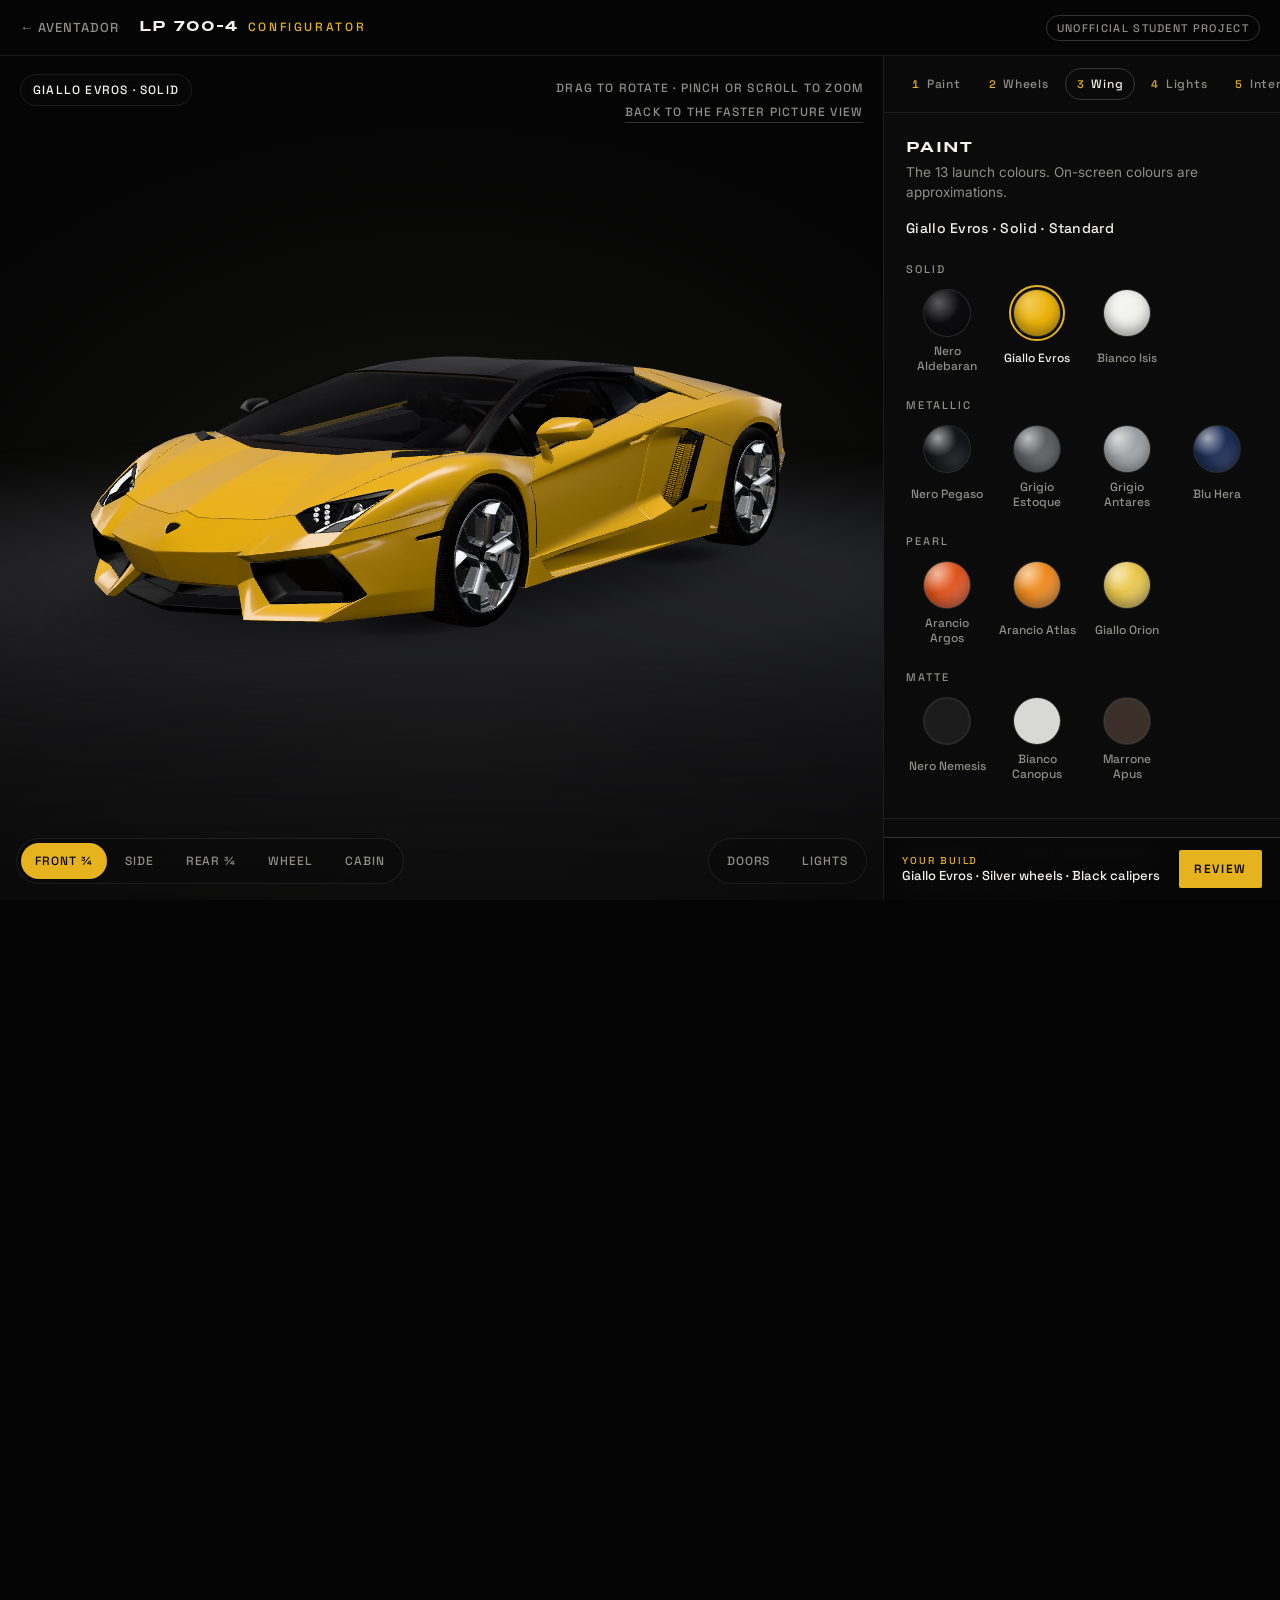
<file: configure-3d.html>
<!doctype html>
<html lang="en">
<head>
  <meta charset="utf-8">
  <meta name="viewport" content="width=device-width, initial-scale=1, viewport-fit=cover">
  <title>Aventador Configurator · 3D</title>
  <meta name="description" content="Unofficial student project: build an Aventador LP 700-4 part by part in 3D.">
  <link rel="preload" href="assets/fonts/space-grotesk-latin-wght-normal.woff2" as="font" type="font/woff2" crossorigin>
  <link rel="preload" href="assets/fonts/inter-latin-wght-normal.woff2" as="font" type="font/woff2" crossorigin>
  <link rel="stylesheet" href="css/fonts.css">
  <link rel="stylesheet" href="css/configurator.css">
  <script type="importmap">
    { "imports": { "three": "./vendor/three/build/three.module.js", "three/addons/": "./vendor/three/examples/jsm/" } }
  </script>
  <link rel="modulepreload" href="js/configurator/main.js">
  <meta name="stage" content="3d">
  <meta name="model-src" content="assets/models/aventador-lp700-4.glb">
  <link rel="preload" href="assets/models/aventador-lp700-4.glb" as="fetch" crossorigin>
</head>
<body>
  <a class="skip-link" href="#sections">Skip to options</a>

  <header class="topbar">
    <a class="back-link" href="index.html"><span aria-hidden="true">←</span> Aventador</a>
    <p class="topbar-title"><span class="display">LP 700-4</span> <span class="topbar-sub">Configurator</span></p>
    <span class="badge" title="Not affiliated with Automobili Lamborghini S.p.A."><span class="badge-long">Unofficial student project</span><span class="badge-short" aria-hidden="true">Unofficial</span></span>
  </header>

  <main class="layout">
    <section class="stage" id="stage" aria-label="3D preview">
      <canvas id="stage-canvas" role="img" aria-label="3D model of the Aventador LP 700-4 in your current build" aria-describedby="stage-desc"></canvas>
      <p id="stage-desc" class="sr-only"></p>

      <div class="stage-status" id="stage-status" role="status">
        <p class="status-title" id="load-label">Loading the car</p>
        <div class="load-track" aria-hidden="true"><div class="load-bar" id="load-bar"></div></div>
      </div>

      <p class="stage-chip" id="stage-chip" aria-hidden="true"></p>
      <p class="stage-hint" aria-hidden="true">Drag to rotate · pinch or scroll to zoom</p>
      <a class="stage-mode-link stage-mode-link-3d" href="configure.html" data-keep-build>Back to the faster picture view</a>

      <div class="stage-controls">
        <div class="views" role="group" aria-label="Camera view">
          <button type="button" data-view="front34" aria-pressed="false">Front ¾</button>
          <button type="button" data-view="side" aria-pressed="false">Side</button>
          <button type="button" data-view="rear34" aria-pressed="false">Rear ¾</button>
          <button type="button" data-view="wheel" aria-pressed="false">Wheel</button>
          <button type="button" data-view="cabin" aria-pressed="false">Cabin</button>
        </div>
        <div class="stage-toggles" role="group" aria-label="Preview">
          <button type="button" class="pill" data-preview="doors" aria-pressed="false">Doors</button>
          <button type="button" class="pill" data-preview="lights" aria-pressed="false">Lights</button>
        </div>
      </div>
    </section>

    <aside class="panel" aria-label="Build options">
      <nav class="steps" id="steps" aria-label="Configurator steps"></nav>
      <div id="sections" tabindex="-1"></div>
      <footer class="panel-foot" id="panel-foot"></footer>
      <div class="buildbar">
        <div class="buildbar-text">
          <span class="buildbar-label">Your build</span>
          <span class="buildbar-name" id="build-name"></span>
        </div>
        <a class="btn btn-gold btn-sm" href="#summary" id="review-link">Review</a>
      </div>
    </aside>
  </main>

  <p class="toast" id="toast" role="status" hidden></p>
  <div id="announcer" class="sr-only" aria-live="polite"></div>
  <script type="module" src="js/configurator/main.js"></script>
</body>
</html>
</file>
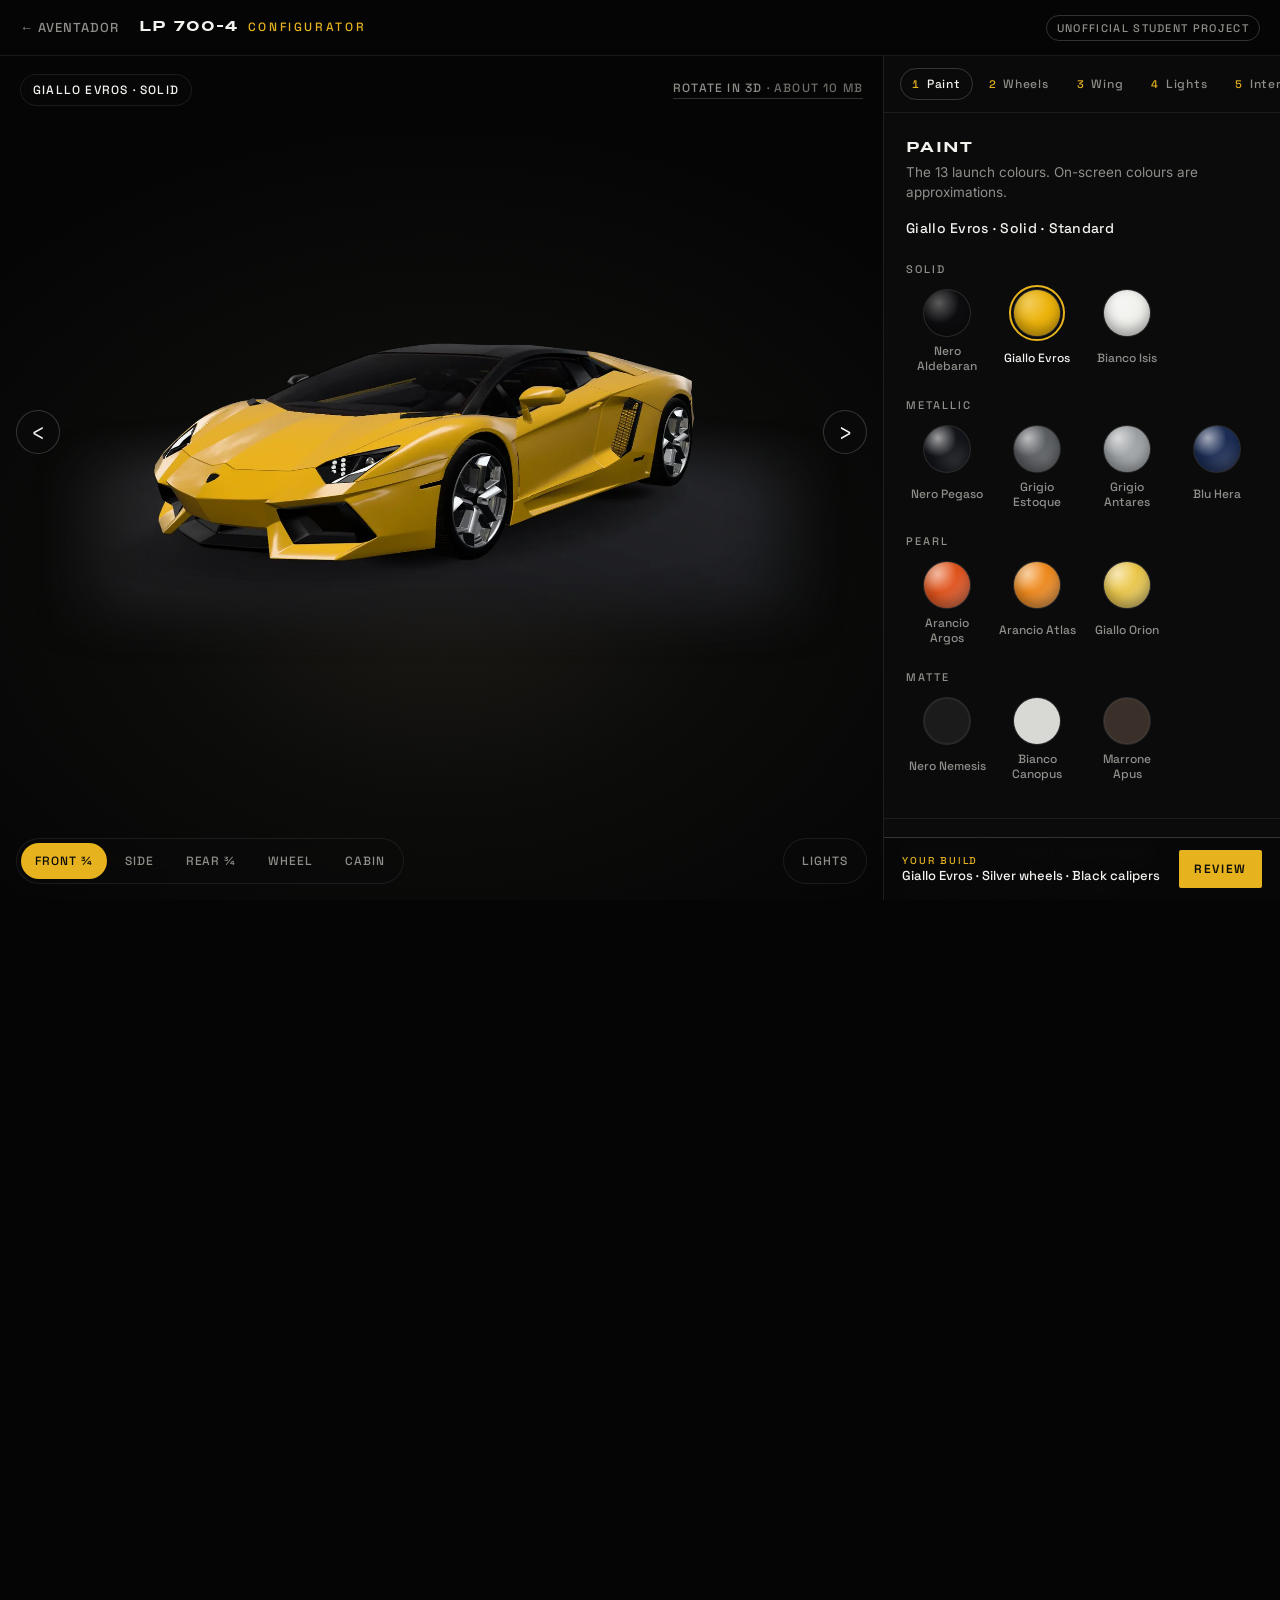
<file: configure.html>
<!doctype html>
<html lang="en">
<head>
  <meta charset="utf-8">
  <meta name="viewport" content="width=device-width, initial-scale=1, viewport-fit=cover">
  <title>Aventador Configurator</title>
  <meta name="description" content="Unofficial student project: build an Aventador LP 700-4 part by part.">
  <link rel="preload" href="assets/fonts/space-grotesk-latin-wght-normal.woff2" as="font" type="font/woff2" crossorigin>
  <link rel="preload" href="assets/fonts/inter-latin-wght-normal.woff2" as="font" type="font/woff2" crossorigin>
  <link rel="stylesheet" href="css/fonts.css">
  <link rel="stylesheet" href="css/configurator.css">
  <meta name="stage" content="image">
  <link rel="modulepreload" href="js/configurator/main.js">
  <link rel="modulepreload" href="js/configurator/image-stage.js">
  <!-- The first picture. Phones get the 960 px copy; image-stage.js uses the same 600px breakpoint. -->
  <link rel="preload" href="assets/views/front34-default-paint-giallo-evros-sm.webp" as="image" fetchpriority="high" media="(max-width: 600px)">
  <link rel="preload" href="assets/views/front34-default-paint-giallo-evros.webp" as="image" fetchpriority="high" media="(min-width: 601px)">
</head>
<body class="pictures">
  <a class="skip-link" href="#sections">Skip to options</a>

  <header class="topbar">
    <a class="back-link" href="index.html"><span aria-hidden="true">←</span> Aventador</a>
    <p class="topbar-title"><span class="display">LP 700-4</span> <span class="topbar-sub">Configurator</span></p>
    <span class="badge" title="Not affiliated with Automobili Lamborghini S.p.A."><span class="badge-long">Unofficial student project</span><span class="badge-short" aria-hidden="true">Unofficial</span></span>
  </header>

  <main class="layout">
    <section class="stage stage-pictures" id="stage" aria-label="Car preview">
      <div id="stage-images" class="stage-images" tabindex="0" role="group" aria-roledescription="carousel" aria-label="Car views. Use the left and right arrow keys to change the view." aria-describedby="stage-desc"></div>
      <button type="button" class="stage-arrow stage-arrow-prev" data-step-view="-1" aria-label="Previous view"><span aria-hidden="true">‹</span></button>
      <button type="button" class="stage-arrow stage-arrow-next" data-step-view="1" aria-label="Next view"><span aria-hidden="true">›</span></button>
      <p id="stage-desc" class="sr-only"></p>

      <div class="stage-status" id="stage-status" role="status">
        <p class="status-title" id="load-label">Loading the car</p>
        <div class="load-track" aria-hidden="true"><div class="load-bar" id="load-bar"></div></div>
      </div>

      <p class="stage-chip" id="stage-chip" aria-hidden="true"></p>
      <a class="stage-mode-link" href="configure-3d.html" data-keep-build>Rotate in 3D <span class="stage-mode-size">· about 10 MB</span></a>

      <div class="stage-controls">
        <div class="views" role="group" aria-label="Camera view">
          <button type="button" data-view="front34" aria-pressed="false">Front ¾</button>
          <button type="button" data-view="side" aria-pressed="false">Side</button>
          <button type="button" data-view="rear34" aria-pressed="false">Rear ¾</button>
          <button type="button" data-view="wheel" aria-pressed="false">Wheel</button>
          <button type="button" data-view="cabin" aria-pressed="false">Cabin</button>
        </div>
        <div class="stage-toggles" role="group" aria-label="Preview">
          <button type="button" class="pill" data-preview="lights" aria-pressed="false">Lights</button>
        </div>
      </div>
    </section>

    <aside class="panel" aria-label="Build options">
      <nav class="steps" id="steps" aria-label="Configurator steps"></nav>
      <div id="sections" tabindex="-1"></div>
      <footer class="panel-foot" id="panel-foot"></footer>
      <div class="buildbar">
        <div class="buildbar-text">
          <span class="buildbar-label">Your build</span>
          <span class="buildbar-name" id="build-name"></span>
        </div>
        <a class="btn btn-gold btn-sm" href="#summary" id="review-link">Review</a>
      </div>
    </aside>
  </main>

  <p class="toast" id="toast" role="status" hidden></p>
  <div id="announcer" class="sr-only" aria-live="polite"></div>
  <script type="module" src="js/configurator/main.js"></script>
</body>
</html>
</file>
<file: css/fonts.css>
/* Self-hosted fonts (Latin subset), so the first paint doesn't wait on a third-party stylesheet.
   Files from Fontsource: Inter and Space Grotesk (SIL OFL 1.1, variable weight), Syncopate (Apache 2.0).
   Licences are next to the files in assets/fonts/. */
@font-face {
  font-family: 'Inter';
  font-style: normal;
  font-display: swap;
  font-weight: 100 900;
  src: url(../assets/fonts/inter-latin-wght-normal.woff2) format('woff2');
  unicode-range: U+0000-00FF, U+0131, U+0152-0153, U+02BB-02BC, U+02C6, U+02DA, U+02DC, U+0304, U+0308, U+0329, U+2000-206F, U+20AC, U+2122, U+2190-2193, U+2212, U+2215, U+FEFF, U+FFFD;
}
@font-face {
  font-family: 'Space Grotesk';
  font-style: normal;
  font-display: swap;
  font-weight: 300 700;
  src: url(../assets/fonts/space-grotesk-latin-wght-normal.woff2) format('woff2');
  unicode-range: U+0000-00FF, U+0131, U+0152-0153, U+02BB-02BC, U+02C6, U+02DA, U+02DC, U+0304, U+0308, U+0329, U+2000-206F, U+20AC, U+2122, U+2190-2193, U+2212, U+2215, U+FEFF, U+FFFD;
}
@font-face {
  font-family: 'Syncopate';
  font-style: normal;
  font-display: swap;
  font-weight: 400;
  src: url(../assets/fonts/syncopate-latin-400-normal.woff2) format('woff2');
  unicode-range: U+0000-00FF, U+0131, U+0152-0153, U+02BB-02BC, U+02C6, U+02DA, U+02DC, U+0304, U+0308, U+0329, U+2000-206F, U+20AC, U+2122, U+2190-2193, U+2212, U+2215, U+FEFF, U+FFFD;
}
@font-face {
  font-family: 'Syncopate';
  font-style: normal;
  font-display: swap;
  font-weight: 700;
  src: url(../assets/fonts/syncopate-latin-700-normal.woff2) format('woff2');
  unicode-range: U+0000-00FF, U+0131, U+0152-0153, U+02BB-02BC, U+02C6, U+02DA, U+02DC, U+0304, U+0308, U+0329, U+2000-206F, U+20AC, U+2122, U+2190-2193, U+2212, U+2215, U+FEFF, U+FFFD;
}
</file>
<file: css/site.css>
/* Site-wide styles, moved unchanged from the original page's <style> block.
   Additions for the new landing page live in landing.css. */
        :root {
            --bg-deep: #030303;
            --bg-panel: rgba(10, 10, 10, 0.7);
            --neon-gold: #e6b31e;
            --neon-gold-glow: rgba(230, 179, 30, 0.6);
            --text-main: #f5f5f5;
            --text-muted: #888888;
            --glass-border: rgba(255, 255, 255, 0.08);
            --glass-bg: rgba(20, 20, 20, 0.4);
        }

        /* SCROLL FIX (macOS):
           The old rule put overflow-x:hidden on BOTH html and body. That turns <body> into its
           own scroll container, so window "scroll" events stop firing, position:sticky breaks,
           and trackpad/wheel input can get swallowed ("page won't scroll"). overscroll-behavior:none
           on the root also fought macOS elastic scrolling. Now only the viewport clips x-overflow,
           body uses overflow-x:clip (which never creates a scroll container), and only horizontal
           overscroll is disabled (stops accidental swipe-back navigation). */
        html {
            background-color: var(--bg-deep);
            overflow-x: hidden;
            overscroll-behavior-x: none;
        }
        body {
            background-color: var(--bg-deep);
            color: var(--text-main);
            font-family: 'Inter', sans-serif;
            overflow-x: clip;
        }
        /* The custom cursor is only enabled once JS confirms a fine pointer */
        html.has-custom-cursor, html.has-custom-cursor * { cursor: none; }
        html.menu-open { overflow: hidden; }

        /* ---------- Navbar: transparent over the hero, solid with a divider line once scrolled ---------- */
        .site-nav { padding-top: 1.5rem; padding-bottom: 1.5rem; background: transparent;
            transition: background-color .4s ease, padding .4s ease, backdrop-filter .4s ease; }
        .site-nav.is-scrolled { padding-top: .9rem; padding-bottom: .9rem; background: rgba(3,3,3,.86);
            -webkit-backdrop-filter: blur(14px) saturate(140%); backdrop-filter: blur(14px) saturate(140%); }
        .nav-line { position: absolute; left: 0; right: 0; bottom: 0; height: 1px; background: rgba(255,255,255,.12);
            opacity: 0; transition: opacity .4s ease; pointer-events: none; }
        .site-nav.is-scrolled .nav-line { opacity: 1; }
        #nav-progress { position: absolute; inset: 0; background: linear-gradient(90deg, #e6b31e, #ff6b00);
            transform-origin: left; transform: scaleX(0); }
        html.menu-open .site-nav { background: transparent; -webkit-backdrop-filter: none; backdrop-filter: none; }
        html.menu-open .nav-line { opacity: 0; }

        .tech-font { font-family: 'Syncopate', sans-serif; }
        .data-font { font-family: 'Space Grotesk', monospace; }

        /* Global Noise Overlay for Cinematic Texture */
        .noise-overlay {
            position: fixed; inset: 0;
            pointer-events: none; z-index: 9999; opacity: 0.04;
            background-image: url("data:image/svg+xml,%3Csvg viewBox='0 0 200 200' xmlns='http://www.w3.org/2000/svg'%3E%3Cfilter id='noiseFilter'%3E%3CfeTurbulence type='fractalNoise' baseFrequency='0.85' numOctaves='3' stitchTiles='stitch'/%3E%3C/filter%3E%3Crect width='100%25' height='100%25' filter='url(%23noiseFilter)'/%3E%3C/svg%3E");
        }

        .cursor-dot {
            position: fixed; top: 0; left: 0; width: 8px; height: 8px;
            background: var(--neon-gold); border-radius: 50%;
            transform: translate(-50%, -50%); pointer-events: none;
            z-index: 10000; mix-blend-mode: difference; transition: width 0.2s, height 0.2s;
        }
        .cursor-trail {
            position: fixed; top: 0; left: 0; width: 32px; height: 32px;
            border: 1px solid var(--neon-gold-glow); border-radius: 50%;
            transform: translate(-50%, -50%); pointer-events: none;
            z-index: 9999; transition: width 0.3s, height 0.3s, background 0.3s;
        }
        .cursor-hovering .cursor-dot { width: 0; height: 0; }
        .cursor-hovering .cursor-trail {
            width: 64px; height: 64px; background: rgba(230, 179, 30, 0.1);
            backdrop-filter: blur(2px); border-color: var(--neon-gold);
        }

        .magnetic-wrap {
            position: relative; display: inline-block; padding: 20px;
        }
        .magnetic-btn {
            position: relative; display: flex; align-items: center; justify-content: center;
            background: var(--glass-bg); border: 1px solid var(--glass-border);
            backdrop-filter: blur(10px); -webkit-backdrop-filter: blur(10px);
            color: var(--text-main); font-family: 'Syncopate', sans-serif; text-transform: uppercase;
            transition: transform 0.3s cubic-bezier(0.175, 0.885, 0.32, 1.275), box-shadow 0.3s ease, border-color 0.3s ease;
            z-index: 1; overflow: hidden;
        }
        .magnetic-btn::before {
            content: ''; position: absolute; inset: 0; background: var(--neon-gold);
            transform: scaleY(0); transform-origin: bottom; transition: transform 0.4s ease; z-index: -1;
        }
        .magnetic-btn:hover {
            border-color: var(--neon-gold); box-shadow: 0 10px 30px var(--neon-gold-glow); color: var(--bg-deep); font-weight: 700;
        }
        .magnetic-btn:hover::before { transform: scaleY(1); }

        .scroll-text-container {
            position: relative; white-space: nowrap; font-size: 8vw; line-height: 1;
            font-family: 'Syncopate', sans-serif; font-weight: 700; text-transform: uppercase;
        }
        .text-outline {
            color: transparent; -webkit-text-stroke: 1px rgba(255, 255, 255, 0.1);
            position: absolute; top: 0; left: 0; width: 100%; text-align: center;
        }
        .text-filled {
            background: linear-gradient(90deg, #e6b31e, #ff6b00);
            -webkit-background-clip: text; -webkit-text-fill-color: transparent;
            position: absolute; top: 0; left: 0; width: 0%; overflow: hidden; text-align: center;
            white-space: nowrap; border-right: 4px solid var(--neon-gold);
        }

        .eng-panel {
            position: relative; display: flex; align-items: center;
            min-height: 100vh; padding: 7rem 1.5rem 5rem;
        }
        /* Syncopate is very wide: size headlines to the column so long titles never break or overlap */
        .eng-title { font-size: clamp(1.5rem, 6.5vw, 3.5rem); line-height: 1.05; white-space: nowrap; }
        @media (min-width: 1024px) { .eng-title { font-size: clamp(1.75rem, 2.8vw, 3rem); } }
        .eng-panel + .eng-panel { border-top: 1px solid rgba(255,255,255,0.05); }
        @media (min-width: 768px) { .eng-panel { padding: 8rem 4rem; } }
        .flow path, .stream path { stroke-dasharray: 6 10; animation: dashflow 1.6s linear infinite; }
        .stream path { stroke-dasharray: 60 30; animation-duration: 2.4s; }
        @keyframes dashflow { to { stroke-dashoffset: -64; } }
        /* Nothing on the page may ever scroll sideways */
        section, footer { max-width: 100%; }
        @keyframes slide { from { transform: translateX(-100%); } to { transform: translateX(100%); } }

        .float-anim { animation: floating 6s ease-in-out infinite; }
        .float-anim-delay { animation: floating 7s ease-in-out infinite 1s; }
        @keyframes floating {
            0% { transform: translateY(0px) rotate(0deg); }
            50% { transform: translateY(-15px) rotate(1deg); }
            100% { transform: translateY(0px) rotate(0deg); }
        }

        .cyber-grid {
            display: grid; gap: 1px; background: rgba(255, 255, 255, 0.05);
            border: 1px solid rgba(255, 255, 255, 0.1);
        }
        .cyber-cell {
            background: var(--bg-deep); padding: 2rem; position: relative;
            transition: background 0.3s ease;
        }
        .cyber-cell:hover { background: rgba(230, 179, 30, 0.05); }
        .cyber-cell::after {
            content: ''; position: absolute; top: 0; left: 0; width: 2px; height: 0;
            background: var(--neon-gold); transition: height 0.3s ease;
        }
        .cyber-cell:hover::after { height: 100%; }

        .wireframe-car {
            filter: drop-shadow(0 0 15px rgba(230, 179, 30, 0.5)) sepia(1) hue-rotate(30deg) saturate(3);
            mix-blend-mode: screen; mask-image: linear-gradient(to bottom, black 60%, transparent 100%);
            -webkit-mask-image: linear-gradient(to bottom, black 60%, transparent 100%);
        }

        .radial-progress { transform: rotate(-90deg); }
        .radial-bg { fill: none; stroke: rgba(255,255,255,0.05); stroke-width: 4; }
        .radial-value {
            fill: none; stroke: url(#goldGradient); stroke-width: 4;
            stroke-dasharray: 283; stroke-dashoffset: 283; stroke-linecap: round;
            transition: stroke-dashoffset 2s cubic-bezier(0.16, 1, 0.3, 1);
        }

        .glass-card {
            background: rgba(10,10,10,0.6); backdrop-filter: blur(12px); -webkit-backdrop-filter: blur(12px);
            border: 1px solid rgba(255,255,255,0.05); border-radius: 8px;
        }
        .reveal-up { opacity: 0; transform: translateY(50px); transition: all 1s cubic-bezier(0.16, 1, 0.3, 1); }
        .reveal-scale { opacity: 0; transform: scale(0.9); transition: all 1.2s cubic-bezier(0.16, 1, 0.3, 1); }
        .is-visible { opacity: 1; transform: translate(0) scale(1); }
        
        .color-swatch { width: 30px; height: 30px; border-radius: 50%; transition: transform 0.3s; border: 2px solid transparent; }
        .color-swatch.active { transform: scale(1.2); border-color: white; }

        ::-webkit-scrollbar { display: none; } /* Hide default scrollbar for seamless experience */
        html { scrollbar-width: none; }

        /* Failed-image placeholder keeps layouts intact */
        img.img-failed { object-fit: cover; filter: none !important; mix-blend-mode: normal !important; }

        /* Visible keyboard focus */
        a:focus-visible, button:focus-visible, input:focus-visible, select:focus-visible, textarea:focus-visible, .color-swatch:focus-visible {
            outline: 2px solid var(--neon-gold); outline-offset: 4px;
        }

        /* ---------- Nav icon + full-screen menu ---------- */
        .menu-toggle { width: 44px; height: 44px; display: grid; place-items: center; background: none; border: 0; color: inherit; padding: 0; }
        .menu-toggle .bar { display: block; height: 1.5px; background: currentColor; border-radius: 2px; transition: transform .4s cubic-bezier(.16,1,.3,1), opacity .3s, width .4s; }
        .menu-toggle .bars { width: 28px; display: flex; flex-direction: column; align-items: flex-end; gap: 6px; }
        .menu-toggle .bar:nth-child(1), .menu-toggle .bar:nth-child(2) { width: 28px; }
        .menu-toggle .bar:nth-child(3) { width: 16px; }
        .menu-toggle:hover .bar:nth-child(3) { width: 28px; }
        .menu-toggle[aria-expanded="true"] .bar:nth-child(1) { transform: translateY(7.5px) rotate(45deg); }
        .menu-toggle[aria-expanded="true"] .bar:nth-child(2) { opacity: 0; }
        .menu-toggle[aria-expanded="true"] .bar:nth-child(3) { width: 28px; transform: translateY(-7.5px) rotate(-45deg); }

        .site-menu {
            position: fixed; inset: 0; z-index: 45; background: rgba(3,3,3,0.96);
            -webkit-backdrop-filter: blur(16px); backdrop-filter: blur(16px);
            display: flex; flex-direction: column; justify-content: center;
            padding: 6rem 2rem 2rem; overflow-y: auto; overscroll-behavior: contain;
            clip-path: inset(0 0 100% 0); visibility: hidden;
            transition: clip-path .7s cubic-bezier(.77,0,.18,1), visibility 0s linear .7s;
        }
        .site-menu.is-open { clip-path: inset(0 0 0 0); visibility: visible; transition: clip-path .7s cubic-bezier(.77,0,.18,1), visibility 0s; }
        .site-menu .menu-item { opacity: 0; transform: translateY(24px); transition: opacity .5s, transform .6s cubic-bezier(.16,1,.3,1), color .3s; }
        .site-menu.is-open .menu-item { opacity: 1; transform: none; }
        .site-menu.is-open .menu-item:nth-child(1) { transition-delay: .25s; }
        .site-menu.is-open .menu-item:nth-child(2) { transition-delay: .3s; }
        .site-menu.is-open .menu-item:nth-child(3) { transition-delay: .35s; }
        .site-menu.is-open .menu-item:nth-child(4) { transition-delay: .4s; }
        .site-menu.is-open .menu-item:nth-child(5) { transition-delay: .45s; }
        .site-menu.is-open .menu-item:nth-child(6) { transition-delay: .5s; }

        /* ---------- Booking dialog ---------- */
        dialog.booking { padding: 0; border: 1px solid rgba(230,179,30,.35); background: #070707; color: var(--text-main);
            width: min(560px, calc(100% - 2rem)); max-height: calc(100dvh - 2rem); border-radius: 4px; }
        dialog.booking::backdrop { background: rgba(0,0,0,.75); -webkit-backdrop-filter: blur(6px); backdrop-filter: blur(6px); }
        /* The dialog renders in the top layer above the custom cursor, so show the real cursor there */
        dialog, dialog * { cursor: auto !important; }
        dialog input, dialog textarea { cursor: text !important; }
        dialog button, dialog select, dialog a { cursor: pointer !important; }
        .field { width: 100%; background: rgba(255,255,255,.04); border: 1px solid rgba(255,255,255,.12); color: #fff;
            padding: .9rem 1rem; font-family: 'Space Grotesk', sans-serif; font-size: .85rem; border-radius: 0; }
        .field:focus { outline: none; border-color: var(--neon-gold); }
        .field option { background: #070707; }

        @media (prefers-reduced-motion: reduce) {
            html { scroll-behavior: auto !important; }
            *, *::before, *::after { animation-duration: .001ms !important; animation-iteration-count: 1 !important; transition-duration: .001ms !important; }
        }
</file>
<file: css/landing.css>
/* New landing page: hero, step-by-step sequence, numbers strip and starter builds.
   Uses the site's existing tokens (site.css): black ground, gold accent, Syncopate for display,
   Space Grotesk for data and Inter for body text. The site is dark only by design. */
:root {
    color-scheme: dark;
    --lp-line: rgba(255, 255, 255, 0.1);
    --lp-muted: #9a9993;
    --lp-gutter: clamp(16px, 4vw, 64px);
}

/* Navbar additions: notch-safe padding and the unofficial label next to the wordmark */
.site-nav { padding-top: calc(1.5rem + env(safe-area-inset-top, 0px)); }
.site-nav.is-scrolled { padding-top: calc(.9rem + env(safe-area-inset-top, 0px)); }
.brand-lockup { display: flex; flex-direction: column; gap: 4px; }
.brand-note { font: 500 9px 'Space Grotesk', Arial, sans-serif; letter-spacing: .22em; text-transform: uppercase; color: var(--neon-gold); }

.lp-wrap { width: 100%; max-width: 1440px; margin-inline: auto; padding-inline: var(--lp-gutter); }
.lp-eyebrow { margin: 0; font-size: 12px; letter-spacing: .32em; text-transform: uppercase; color: var(--neon-gold); }
.lp-h2 { margin: 0; font-size: clamp(1.5rem, 3.6vw, 3rem); line-height: 1.08; text-wrap: balance; }
.lp-sub { margin: 0; color: var(--lp-muted); font-size: clamp(1rem, 1.3vw, 1.15rem); font-weight: 300; line-height: 1.6; max-width: 56ch; }

/* Buttons */
.lp-btn { display: inline-flex; align-items: center; justify-content: center; min-height: 52px; padding: 0 28px;
    font: 700 12px 'Syncopate', 'Arial Black', sans-serif; letter-spacing: .2em; text-transform: uppercase; text-decoration: none;
    transition: background-color .25s, color .25s, border-color .25s, box-shadow .25s; }
.lp-btn-gold { background: var(--neon-gold); color: #000; box-shadow: 0 10px 40px rgba(230, 179, 30, .28); }
.lp-btn-gold:hover { background: #fff; }
.lp-btn-line { border: 1px solid rgba(255, 255, 255, .25); color: #fff; }
.lp-btn-line:hover { border-color: var(--neon-gold); color: var(--neon-gold); }

/* ---------- Hero ---------- */
.lp-hero { position: relative; min-height: clamp(600px, 88vh, 960px); display: flex; align-items: stretch; overflow: hidden; background: #050505; isolation: isolate; }
.lp-hero-media { position: absolute; inset: 0; z-index: -1; }
.lp-hero-img { width: 100%; height: 100%; object-fit: cover; object-position: 62% 55%; animation: lp-develop 2.4s cubic-bezier(.2, .7, .2, 1) both; }
.lp-hero-media::after { content: ''; position: absolute; inset: 0;
    background: linear-gradient(180deg, rgba(5, 5, 5, .6) 0%, transparent 20%),   /* keeps the navbar readable over the tunnel lights */
        linear-gradient(90deg, rgba(5, 5, 5, .7) 0%, rgba(5, 5, 5, .2) 30%, transparent 50%), linear-gradient(0deg, #030303 0%, transparent 22%); }
@keyframes lp-develop { from { filter: brightness(.45) contrast(1.15); transform: scale(1.04); } to { filter: none; transform: none; } }

/* Test-drive video: sits on the poster (its first frame) and fades in once it is actually playing. */
.lp-hero-video { position: absolute; inset: 0; width: 100%; height: 100%; object-fit: cover; object-position: 62% 55%;
    opacity: 0; transition: opacity .9s ease; pointer-events: none; }
.lp-hero-video.is-ready { opacity: 1; }
.lp-hero-media::after { z-index: 1; }
.lp-hero-pause { position: absolute; z-index: 2; right: var(--lp-gutter); bottom: clamp(2.5rem, 6vh, 4.5rem);
    display: inline-flex; align-items: center; gap: 8px; min-height: 44px; padding: 0 16px 0 12px; border-radius: 999px;
    border: 1px solid rgba(255, 255, 255, .22); background: rgba(5, 5, 5, .55); color: #e9e8e3; cursor: pointer;
    font: 500 11px 'Space Grotesk', Arial, sans-serif; letter-spacing: .16em; text-transform: uppercase;
    transition: border-color .2s, color .2s, background-color .2s; }
.lp-hero-pause:hover { border-color: var(--neon-gold); color: var(--neon-gold); }
.lp-hero-pause:focus-visible { outline: 2px solid var(--neon-gold); outline-offset: 3px; }
.lp-hero-pause svg { width: 16px; height: 16px; fill: currentColor; }
.lp-hero-pause .icon-play, .lp-hero-pause[aria-pressed="true"] .icon-pause { display: none; }
.lp-hero-pause[aria-pressed="true"] .icon-play { display: block; }

.lp-hero-content { position: relative; width: 100%; max-width: 1440px; margin-inline: auto; padding: calc(7.5rem + env(safe-area-inset-top, 0px)) var(--lp-gutter) clamp(2.5rem, 6vh, 4.5rem);
    display: flex; flex-direction: column; justify-content: space-between; gap: 2rem; }
.lp-hero-top, .lp-hero-bottom { display: grid; gap: 1rem; justify-items: start; }
.lp-hero-title { margin: .25rem 0 0; font-size: clamp(2.2rem, 5vw, 5.4rem); line-height: .95; letter-spacing: -.01em;
    background: linear-gradient(180deg, #fff 30%, #8d8d8d); -webkit-background-clip: text; background-clip: text; color: transparent; }
.lp-hero-lede { margin: 0; max-width: 30ch; color: #d6d5d0; font-size: clamp(1.05rem, 1.45vw, 1.3rem); font-weight: 300; line-height: 1.55; }
.lp-hero-actions { display: flex; flex-wrap: wrap; gap: 12px; margin-top: .25rem; }
.lp-hero-note { margin: 0; font-size: 11px; letter-spacing: .18em; text-transform: uppercase; color: var(--lp-muted); }

/* ---------- Sequence ---------- */
.lp-seq { background: #050505; border-top: 1px solid rgba(255, 255, 255, .05); padding-block: clamp(4.5rem, 10vw, 8rem) clamp(3rem, 6vw, 5rem); }
.lp-seq-head { display: grid; gap: 1rem; margin-bottom: clamp(2.5rem, 5vw, 4rem); }
.lp-seq-grid { display: grid; grid-template-columns: minmax(0, 1.25fr) minmax(0, 1fr); gap: clamp(2rem, 5vw, 5rem); align-items: start; }
.lp-seq-figure { position: sticky; top: 14vh; margin: 0; display: grid; gap: 14px; }
.lp-seq-frame { position: relative; aspect-ratio: 4 / 3; max-width: 100%; overflow: hidden; border: 1px solid var(--lp-line); background: #0b0b0b; }
.lp-seq-frame img { position: absolute; inset: 0; width: 100%; height: 100%; object-fit: cover; opacity: 0; transform: scale(1.015); transition: opacity .7s ease, transform 1.2s cubic-bezier(.2, .7, .2, 1); }
.lp-seq-figure[data-active="1"] img[data-step="1"], .lp-seq-figure[data-active="2"] img[data-step="2"],
.lp-seq-figure[data-active="3"] img[data-step="3"], .lp-seq-figure[data-active="4"] img[data-step="4"] { opacity: 1; transform: none; }
.lp-seq-caption { font-size: 11px; letter-spacing: .2em; text-transform: uppercase; color: var(--lp-muted); }
.lp-seq-steps { list-style: none; margin: 0; padding: 0; display: grid; }
.lp-step { min-height: 62vh; display: flex; flex-direction: column; justify-content: center; gap: 1rem; padding-block: 2rem; border-top: 1px solid var(--lp-line); opacity: .45; transition: opacity .5s ease; }
.lp-step:last-child { min-height: 52vh; }
.lp-step.is-active { opacity: 1; }
.lp-step-img { display: none; }
.lp-step-num { font-size: 13px; color: var(--neon-gold); letter-spacing: .2em; }
.lp-step-title { margin: 0; font-size: clamp(1.15rem, 1.9vw, 1.7rem); line-height: 1.15; }
.lp-step p { margin: 0; max-width: 46ch; color: #b9b8b2; font-weight: 300; font-size: 1.05rem; line-height: 1.65; }
.lp-step-link { align-self: flex-start; font-size: 12px; letter-spacing: .2em; text-transform: uppercase; color: var(--neon-gold); text-decoration: none; border-bottom: 1px solid rgba(230, 179, 30, .4); padding-bottom: 4px; }
.lp-step-link:hover { color: #fff; border-color: #fff; }

/* ---------- Numbers ---------- */
.lp-numbers { background: #030303; border-block: 1px solid rgba(255, 255, 255, .06); padding-block: clamp(3rem, 6vw, 4.5rem); }
.lp-numbers-title { margin: 0 0 1.75rem; font-size: 12px; font-weight: 500; letter-spacing: .3em; text-transform: uppercase; color: var(--lp-muted); }
.lp-numbers-grid { margin: 0; display: grid; grid-template-columns: repeat(6, minmax(0, 1fr)); border-left: 1px solid var(--lp-line); }
.lp-numbers-grid > div { padding: 4px clamp(12px, 1.6vw, 24px) 6px; border-right: 1px solid var(--lp-line); display: flex; flex-direction: column-reverse; gap: 8px; }
.lp-numbers-grid dt { font: 400 12px 'Space Grotesk', Arial, sans-serif; color: var(--lp-muted); letter-spacing: .04em; }
.lp-numbers-grid dd { margin: 0; white-space: nowrap; }
.lp-num { font: 500 clamp(1.8rem, 3vw, 2.75rem) 'Space Grotesk', Arial, sans-serif; font-variant-numeric: tabular-nums; letter-spacing: -.02em; color: #fff; }
.lp-unit { font: 500 13px 'Space Grotesk', Arial, sans-serif; color: var(--neon-gold); letter-spacing: .06em; }
.lp-source { margin: 1.5rem 0 0; font-size: 12px; color: #6f6e6a; }
.lp-source a { color: #9a9993; }

/* ---------- Starter builds ---------- */
.lp-starters { background: #050505; padding-block: clamp(4rem, 8vw, 6.5rem); }
.lp-starters-head { display: flex; flex-wrap: wrap; justify-content: space-between; align-items: baseline; gap: 1rem 2rem; margin-bottom: 2rem; }
.lp-starters-grid { display: grid; grid-template-columns: repeat(3, minmax(0, 1fr)); gap: clamp(12px, 2vw, 24px); }
.lp-card { display: flex; flex-direction: column; text-decoration: none; color: inherit; border: 1px solid var(--lp-line); background: #0a0a0a; transition: border-color .3s; overflow: hidden; }
.lp-card img { width: 100%; aspect-ratio: 4 / 3; height: auto; object-fit: cover; transition: transform .8s cubic-bezier(.2, .7, .2, 1); }
.lp-card:hover { border-color: rgba(230, 179, 30, .6); }
.lp-card:hover img { transform: scale(1.03); }
.lp-card-body { display: grid; gap: 6px; padding: 18px 18px 20px; }
.lp-card-title { font-size: clamp(.95rem, 1.3vw, 1.15rem); }
.lp-card-spec { font-size: 13px; color: var(--lp-muted); }
.lp-card-cta { margin-top: 8px; font-size: 11px; letter-spacing: .2em; text-transform: uppercase; color: var(--neon-gold); }

/* ---------- Booking dialog additions ---------- */
.demo-note { display: inline-block; margin-top: .6rem; padding: 4px 8px; border: 1px solid rgba(230, 179, 30, .45); color: var(--neon-gold);
    font: 500 11px 'Space Grotesk', Arial, sans-serif; letter-spacing: .08em; }
.build-box { white-space: pre-line; line-height: 1.6; min-height: 3rem; }
.build-box a { color: var(--neon-gold); }

/* ---------- Footer additions ---------- */
.footer-legal { max-width: 70ch; line-height: 1.6; }

/* ---------- Responsive ---------- */
@media (max-width: 1100px) {
    .lp-numbers-grid { grid-template-columns: repeat(3, minmax(0, 1fr)); row-gap: 1.75rem; }
}
@media (max-width: 900px) {
    .lp-seq-grid { grid-template-columns: minmax(0, 1fr); }
    .lp-seq-figure { display: none; }
    .lp-step { min-height: 0; opacity: 1; padding-block: 2rem 2.5rem; }
    .lp-step-img { display: block; width: 100%; height: auto; aspect-ratio: 4 / 3; object-fit: cover; border: 1px solid var(--lp-line); margin-bottom: .5rem; }
    .lp-starters-grid { grid-template-columns: minmax(0, 1fr); max-width: 560px; }
}
@media (max-width: 767px) {
    .lp-hero { flex-direction: column; min-height: 0; }
    .lp-hero-media { position: relative; order: 2; aspect-ratio: 16 / 11; margin-top: -2rem; }
    .lp-hero-img, .lp-hero-video { object-position: 74% 50%; }
    .lp-hero-pause { bottom: 12px; right: 12px; padding: 0 12px; }
    .lp-hero-pause-label { position: absolute; width: 1px; height: 1px; overflow: hidden; clip: rect(0 0 0 0); white-space: nowrap; }
    .lp-hero-media::after { background: linear-gradient(180deg, #050505 0%, transparent 30%, transparent 75%, #050505 100%); }
    .lp-hero-content { order: 1; padding-bottom: 0; gap: 1.25rem; }
    .lp-hero-actions { width: 100%; }
    .lp-hero-title { font-size: clamp(2.1rem, 10.5vw, 3.4rem); }
    .lp-hero-actions { margin-top: .5rem; padding-top: 0; }
    .lp-hero-actions .lp-btn { flex: 1 1 100%; }
    .lp-numbers-grid { grid-template-columns: repeat(2, minmax(0, 1fr)); }
}
@media (prefers-reduced-motion: reduce) {
    .lp-hero-img { animation: none; }
    .lp-hero-video { transition: none; }
    .lp-seq-frame img, .lp-card img { transition: none; }
}

/* Anchor jumps land below the fixed navbar */
.lp-seq, .lp-numbers, .lp-starters { scroll-margin-top: 76px; }

/* The artifact host sets a 14px body; keep the original 16px base. */
body { font-size: 16px; }

/* ---------- Performance (same look, less work for the browser) ---------- */
/* Looping animations stop while their section is off screen (site.js toggles .is-offscreen). */
.is-offscreen, .is-offscreen *, .is-offscreen *::before, .is-offscreen *::after { animation-play-state: paused !important; }
/* A small tiling noise image instead of a full-screen SVG turbulence filter. */
.noise-overlay { background-image: url("../assets/img/noise.webp"); background-size: 160px 160px; }
/* Blurring what is behind a moving element has to be redone every frame: use a solid tint instead. */
.glass-card.float-anim, .glass-card.float-anim-delay { -webkit-backdrop-filter: none; backdrop-filter: none; background: rgba(10, 10, 10, .82); }
.cursor-hovering .cursor-trail { -webkit-backdrop-filter: none; backdrop-filter: none; }
/* Lighter navbar blur while scrolling. */
.site-nav.is-scrolled { -webkit-backdrop-filter: blur(10px); backdrop-filter: blur(10px); background: rgba(3, 3, 3, .9); }
/* Long sections far down the page skip rendering until they get close to the screen.
   The sizes are placeholders until each section has been rendered once ("auto" then remembers the real size). */
#engineering, #specs, #performance, footer { content-visibility: auto; }
#engineering { contain-intrinsic-size: auto 2500px; }
#specs { contain-intrinsic-size: auto 660px; }
#performance { contain-intrinsic-size: auto 372px; }
footer { contain-intrinsic-size: auto 412px; }
@media (max-width: 767px) {
    #specs { contain-intrinsic-size: auto 1470px; }
    #performance { contain-intrinsic-size: auto 980px; }
    footer { contain-intrinsic-size: auto 700px; }
}

/* Engineering drawings: a light sweep across the carbon monocoque and a flicker running along the V12 cylinders. */
.mono-scan { animation: mono-scan 3.6s cubic-bezier(.45, .05, .25, 1) infinite; }
@keyframes mono-scan { 0% { transform: translateX(0); opacity: 0; } 12% { opacity: 1; } 80% { opacity: 1; } 100% { transform: translateX(216px); opacity: 0; } }
.v12-fire circle { animation: v12-fire 1.2s steps(1) infinite; }
.v12-fire circle:nth-child(1) { animation-delay: 0s; }    .v12-fire circle:nth-child(8) { animation-delay: .1s; }
.v12-fire circle:nth-child(9) { animation-delay: .2s; }   .v12-fire circle:nth-child(4) { animation-delay: .3s; }
.v12-fire circle:nth-child(5) { animation-delay: .4s; }   .v12-fire circle:nth-child(12) { animation-delay: .5s; }
.v12-fire circle:nth-child(11) { animation-delay: .6s; }  .v12-fire circle:nth-child(6) { animation-delay: .7s; }
.v12-fire circle:nth-child(7) { animation-delay: .8s; }   .v12-fire circle:nth-child(2) { animation-delay: .9s; }
.v12-fire circle:nth-child(3) { animation-delay: 1s; }    .v12-fire circle:nth-child(10) { animation-delay: 1.1s; }
@keyframes v12-fire { 0% { fill: rgba(255, 107, 0, .75); } 8% { fill: none; } }
@media (prefers-reduced-motion: reduce) { .mono-scan, .v12-fire circle { animation: none; } .mono-scan { opacity: 0; } }

/* Tech specs hologram: the original filter was tuned for a white photo; on the yellow render it turned lime.
   Turning it grey first gives the same gold glow from any paint colour. */
.wireframe-car { filter: drop-shadow(0 0 15px rgba(230, 179, 30, .45)) grayscale(1) sepia(1) saturate(2.4) hue-rotate(-6deg) brightness(1.05); }
</file>
<file: css/configurator.css>
/* Aventador configurator. Single dark look, matching the site's black-and-gold system.
   Layout: a full-height 3D stage on the left and a scrolling options column on the right;
   on phones the stage sticks to the top and the options scroll underneath it. */
:root {
  --bg: #050505;
  --surface: #0b0b0c;
  --surface-2: #121213;
  --line: rgba(255, 255, 255, 0.08);
  --line-strong: rgba(255, 255, 255, 0.18);
  --text: #f3f2ee;
  --muted: #8f8e89;
  --gold: #e6b31e;
  --ember: #ff6b00;
  --font-display: 'Syncopate', 'Arial Black', Arial, sans-serif;
  --font-ui: 'Space Grotesk', 'Helvetica Neue', Arial, sans-serif;
  --font-body: 'Inter', system-ui, -apple-system, 'Segoe UI', sans-serif;
  --topbar-h: 56px;
  --panel-w: clamp(360px, 31vw, 450px);
  --radius: 4px;
  color-scheme: dark;
}

*, *::before, *::after { box-sizing: border-box; }
html, body { margin: 0; background: var(--bg); color: var(--text); }
body { font: 15px/1.5 var(--font-body); -webkit-font-smoothing: antialiased; }
button, input, textarea { font: inherit; color: inherit; }
a { color: inherit; }
img { max-width: 100%; display: block; }
.sr-only { position: absolute !important; width: 1px; height: 1px; padding: 0; margin: -1px; overflow: hidden; clip: rect(0 0 0 0); white-space: nowrap; border: 0; }
.skip-link { position: absolute; left: 12px; top: -48px; z-index: 50; background: var(--gold); color: #000; padding: 8px 14px; font: 600 13px var(--font-ui); text-decoration: none; }
.skip-link:focus { top: 12px; }
:focus-visible { outline: 2px solid var(--gold); outline-offset: 3px; }
[hidden] { display: none !important; }

/* ---------- Top bar ---------- */
.topbar {
  height: calc(var(--topbar-h) + env(safe-area-inset-top, 0px));
  padding: env(safe-area-inset-top, 0px) 20px 0;
  display: flex; align-items: center; gap: 20px;
  border-bottom: 1px solid var(--line); background: var(--bg);
  position: relative; z-index: 20;
}
.back-link { font: 500 13px var(--font-ui); letter-spacing: 0.08em; text-transform: uppercase; text-decoration: none; color: var(--muted); padding: 8px 0; }
.back-link:hover { color: var(--text); }
.topbar-title { margin: 0; display: flex; align-items: baseline; gap: 10px; min-width: 0; }
.display { font-family: var(--font-display); font-weight: 700; letter-spacing: 0.06em; }
.topbar-title .display { font-size: 15px; }
.topbar-sub { font: 500 12px var(--font-ui); letter-spacing: 0.22em; text-transform: uppercase; color: var(--gold); }
.badge {
  margin-left: auto; white-space: nowrap;
  font: 500 11px var(--font-ui); letter-spacing: 0.12em; text-transform: uppercase;
  color: var(--muted); border: 1px solid var(--line-strong); border-radius: 999px; padding: 5px 10px;
}

/* ---------- Layout ---------- */
.layout { display: grid; grid-template-columns: minmax(0, 1fr) var(--panel-w); height: calc(100dvh - var(--topbar-h) - env(safe-area-inset-top, 0px)); }

/* ---------- Stage ---------- */
.stage {
  position: relative; overflow: hidden; min-height: 320px;
  background: radial-gradient(ellipse 70% 55% at 50% 62%, #1d1b16 0%, #0c0c0b 48%, #050505 100%);
  transition: background-color 0.9s ease;
}
.stage::after { /* night-mode wash, faded in when the lights preview is on */
  content: ''; position: absolute; inset: 0; pointer-events: none; opacity: 0; transition: opacity 0.9s ease;
  background: radial-gradient(ellipse 70% 55% at 50% 62%, #0b0b0d 0%, #030303 60%, #000 100%);
}
.stage.is-night::after { opacity: 1; }
#stage-canvas { position: absolute; inset: 0; width: 100%; height: 100%; display: block; z-index: 1; touch-action: none; cursor: grab; opacity: 0; transition: opacity 0.8s ease; }
#stage-canvas:active { cursor: grabbing; }
.stage.is-ready #stage-canvas { opacity: 1; }

.stage-status {
  position: absolute; inset: 0; z-index: 3; display: grid; place-content: center; gap: 14px; text-align: center; padding: 24px;
  font: 500 13px var(--font-ui); letter-spacing: 0.06em; color: var(--muted);
}
.stage-status .status-title { margin: 0; color: var(--text); font-size: 14px; letter-spacing: 0.08em; }
.stage-status p { margin: 0; max-width: 42ch; }
.stage-status[data-kind="error"] { background: rgba(5, 5, 5, 0.6); }
.load-track { width: min(260px, 60vw); height: 2px; background: var(--line-strong); overflow: hidden; margin-inline: auto; }
.load-bar { height: 100%; background: linear-gradient(90deg, var(--gold), var(--ember)); transform-origin: left; transform: scaleX(0.04); transition: transform 0.2s linear; }

.stage-chip, .stage-hint {
  position: absolute; z-index: 2; margin: 0; font: 500 12px var(--font-ui); letter-spacing: 0.1em; text-transform: uppercase;
}
.stage-chip { top: 18px; left: 20px; color: var(--text); padding: 7px 12px; background: rgba(10, 10, 10, 0.55); border: 1px solid var(--line); border-radius: 999px; backdrop-filter: blur(8px); -webkit-backdrop-filter: blur(8px); }
.stage-chip:empty { display: none; }
.stage-hint { top: 24px; right: 20px; color: var(--muted); }
@media (pointer: coarse) { .stage-hint { display: none; } }

.stage-controls {
  position: absolute; z-index: 2; left: 16px; right: 16px; bottom: 16px;
  display: flex; justify-content: space-between; align-items: flex-end; gap: 12px; flex-wrap: wrap; pointer-events: none;
}
.stage-controls > * { pointer-events: auto; }
.views, .stage-toggles { display: flex; gap: 4px; padding: 4px; background: rgba(10, 10, 10, 0.6); border: 1px solid var(--line); border-radius: 999px; backdrop-filter: blur(10px); -webkit-backdrop-filter: blur(10px); max-width: 100%; overflow-x: auto; scrollbar-width: none; }
.views::-webkit-scrollbar { display: none; }
.views button, .pill {
  border: 0; background: transparent; padding: 8px 14px; border-radius: 999px; cursor: pointer; white-space: nowrap;
  font: 500 12px var(--font-ui); letter-spacing: 0.08em; text-transform: uppercase; color: var(--muted);
  min-height: 36px; transition: background-color 0.2s, color 0.2s;
}
.views button:hover, .pill:hover { color: var(--text); }
.views button[aria-pressed="true"], .pill[aria-pressed="true"] { background: var(--gold); color: #0a0a0a; }
.stage.no-webgl .stage-controls, .stage.no-webgl .stage-hint { display: none; }

/* ---------- Panel ---------- */
.panel { background: var(--surface); border-left: 1px solid var(--line); overflow-y: auto; overscroll-behavior: contain; display: flex; flex-direction: column; scroll-behavior: smooth; }
.steps {
  flex-shrink: 0;
  position: sticky; top: 0; z-index: 5; display: flex; gap: 4px; padding: 12px 16px; overflow-x: auto; scrollbar-width: none;
  background: rgba(11, 11, 12, 0.94); backdrop-filter: blur(10px); -webkit-backdrop-filter: blur(10px); border-bottom: 1px solid var(--line);
}
.steps::-webkit-scrollbar { display: none; }
.step-chip {
  display: inline-flex; align-items: center; gap: 7px; padding: 6px 11px; border-radius: 999px; text-decoration: none; white-space: nowrap;
  font: 500 12px var(--font-ui); letter-spacing: 0.06em; color: var(--muted); border: 1px solid transparent; min-height: 32px;
}
.step-chip:hover { color: var(--text); }
.step-chip.is-active { color: var(--text); border-color: var(--line-strong); }
.step-num { font-variant-numeric: tabular-nums; color: var(--gold); font-size: 11px; }

#sections, .panel-foot { outline: none; flex-shrink: 0; }
.opt-section { padding: 28px 22px 30px; border-bottom: 1px solid var(--line); scroll-margin-top: 58px; display: grid; gap: 16px; }
.opt-head { display: grid; gap: 6px; }
.opt-title { margin: 0; font: 700 15px var(--font-display); letter-spacing: 0.08em; text-transform: uppercase; text-wrap: balance; }
.opt-note, .fs-note { margin: 0; color: var(--muted); font-size: 13.5px; line-height: 1.5; max-width: 60ch; }
.readout { margin: 0; font: 500 14px var(--font-ui); color: var(--text); letter-spacing: 0.02em; min-height: 1.5em; }
.fs { border: 0; margin: 0; padding: 0; display: grid; gap: 12px; min-width: 0; }
.fs-legend { padding: 0; margin-bottom: 4px; font: 500 12px var(--font-ui); letter-spacing: 0.16em; text-transform: uppercase; color: var(--muted); }
.finish-label { margin: 6px 0 -4px; font: 500 11px var(--font-ui); letter-spacing: 0.18em; text-transform: uppercase; color: var(--muted); }
.sub-h { margin: 6px 0 0; font: 500 12px var(--font-ui); letter-spacing: 0.16em; text-transform: uppercase; color: var(--muted); }

.choice { cursor: pointer; position: relative; }
.choice-name { font: 500 13px var(--font-ui); color: var(--text); }
.choice-detail { font-size: 12.5px; color: var(--muted); }

/* Paint swatches */
.swatch-grid { display: grid; grid-template-columns: repeat(auto-fill, minmax(78px, 1fr)); gap: 12px 8px; }
.swatch-choice { display: grid; justify-items: center; gap: 8px; text-align: center; padding: 6px 2px; }
.swatch-choice .choice-name { font-size: 12px; line-height: 1.25; color: var(--muted); }
.swatch-choice:has(input:checked) .choice-name { color: var(--text); }
.swatch {
  --c: #777; width: 46px; height: 46px; border-radius: 50%; display: block; flex: none;
  background: radial-gradient(circle at 32% 28%, rgba(255, 255, 255, 0.32), transparent 46%), var(--c);
  box-shadow: inset 0 -6px 12px rgba(0, 0, 0, 0.35), 0 0 0 1px rgba(255, 255, 255, 0.12);
  transition: transform 0.25s cubic-bezier(.2, .8, .2, 1), outline-color 0.2s;
  outline: 2px solid transparent; outline-offset: 3px;
}
.swatch.finish-metallic { background: radial-gradient(circle at 30% 26%, rgba(255, 255, 255, 0.6), transparent 40%), radial-gradient(circle at 70% 80%, rgba(255, 255, 255, 0.12), transparent 50%), var(--c); }
.swatch.finish-pearl { background: radial-gradient(circle at 30% 26%, rgba(255, 255, 255, 0.55), transparent 40%), linear-gradient(135deg, rgba(255, 240, 210, 0.28), transparent 45%, rgba(190, 210, 255, 0.18) 80%), var(--c); }
.swatch.finish-matte { background: var(--c); box-shadow: inset 0 0 0 1px rgba(255, 255, 255, 0.06), 0 0 0 1px rgba(255, 255, 255, 0.12); }
.choice:hover .swatch { transform: scale(1.06); }
.choice:has(input:checked) .swatch { outline-color: var(--gold); }
.choice:has(input:focus-visible) .swatch { outline-color: #fff; }
.swatch-sm { width: 22px; height: 22px; }
.swatch-xs { width: 12px; height: 12px; outline: none; display: inline-block; vertical-align: -1px; margin-right: 8px; }

/* Cards */
.card-grid { display: grid; grid-template-columns: repeat(2, minmax(0, 1fr)); gap: 10px; }
.card-choice { display: grid; border: 1px solid var(--line-strong); border-radius: var(--radius); overflow: hidden; background: var(--surface-2); transition: border-color 0.2s; }
.card-choice:hover { border-color: rgba(255, 255, 255, 0.35); }
.card-choice:has(input:checked) { border-color: var(--gold); box-shadow: 0 0 0 1px var(--gold); }
.card-choice:has(input:focus-visible) { outline: 2px solid #fff; outline-offset: 2px; }
.card-media { aspect-ratio: 16 / 10; background: radial-gradient(circle at 50% 50%, #2a2a2a, #0d0d0d 70%); overflow: hidden; }
.card-media img { width: 100%; height: 100%; object-fit: cover; }
.card-body { display: flex; align-items: center; justify-content: space-between; gap: 8px; padding: 10px 12px; flex-wrap: wrap; }
.text-card { padding: 0 0 10px; }
.text-card .choice-detail { padding: 0 12px; }

.chip-row { display: flex; flex-wrap: wrap; gap: 8px; }
.chip-choice { display: inline-flex; align-items: center; gap: 9px; padding: 8px 12px 8px 9px; border: 1px solid var(--line-strong); border-radius: 999px; min-height: 40px; transition: border-color 0.2s; }
.chip-choice:hover { border-color: rgba(255, 255, 255, 0.35); }
.chip-choice:has(input:checked) { border-color: var(--gold); }
.chip-choice:has(input:checked) .swatch { outline: none; }
.chip-choice:has(input:focus-visible) { outline: 2px solid #fff; outline-offset: 2px; }

.tag { font: 500 10px var(--font-ui); letter-spacing: 0.14em; text-transform: uppercase; padding: 2px 6px; border-radius: 2px; color: var(--muted); border: 1px solid var(--line-strong); white-space: nowrap; }
.tag-standard { color: var(--text); }

/* Leather */
.leather-grid { display: grid; grid-template-columns: repeat(3, minmax(0, 1fr)); gap: 10px; }
.leather-choice { display: grid; gap: 4px; padding: 8px; border: 1px solid var(--line-strong); border-radius: var(--radius); transition: border-color 0.2s; }
.leather-choice:hover { border-color: rgba(255, 255, 255, 0.35); }
.leather-choice:has(input:checked) { border-color: var(--gold); box-shadow: 0 0 0 1px var(--gold); }
.leather-choice:has(input:focus-visible) { outline: 2px solid #fff; outline-offset: 2px; }
.leather {
  --c: #333; aspect-ratio: 4 / 3; border-radius: 2px; margin-bottom: 4px;
  background: radial-gradient(circle, rgba(0, 0, 0, 0.35) 1.1px, transparent 1.6px) 0 0 / 9px 9px,
              linear-gradient(160deg, rgba(255, 255, 255, 0.12), transparent 55%), var(--c);
}

/* Segmented control */
.segmented { display: inline-flex; border: 1px solid var(--line-strong); border-radius: 999px; padding: 3px; gap: 2px; justify-self: start; }
.seg-choice span { display: block; padding: 8px 18px; border-radius: 999px; font: 500 13px var(--font-ui); color: var(--muted); min-width: 64px; text-align: center; font-variant-numeric: tabular-nums; }
.seg-choice:hover span { color: var(--text); }
.seg-choice:has(input:checked) span { background: var(--gold); color: #0a0a0a; }
.seg-choice:has(input:focus-visible) span { outline: 2px solid #fff; outline-offset: 1px; }

/* Toggle switch */
.toggle { display: inline-flex; align-items: center; gap: 12px; background: none; border: 0; padding: 6px 0; cursor: pointer; justify-self: start; font: 500 14px var(--font-ui); }
.toggle-track { width: 42px; height: 24px; border-radius: 999px; background: var(--line-strong); position: relative; transition: background-color 0.25s; }
.toggle-dot { position: absolute; top: 3px; left: 3px; width: 18px; height: 18px; border-radius: 50%; background: #d8d8d4; transition: transform 0.25s cubic-bezier(.2, .8, .2, 1); }
.toggle[aria-pressed="true"] .toggle-track { background: var(--gold); }
.toggle[aria-pressed="true"] .toggle-dot { transform: translateX(18px); background: #0a0a0a; }

/* Specs */
.spec-grid { display: grid; grid-template-columns: repeat(2, minmax(0, 1fr)); gap: 1px; margin: 0; background: var(--line); border: 1px solid var(--line); }
.spec { background: var(--surface); padding: 12px 14px; display: grid; gap: 2px; }
.spec dt { font: 500 11px var(--font-ui); letter-spacing: 0.08em; color: var(--muted); }
.spec dd { margin: 0; }
.spec-value { font: 500 22px var(--font-ui); font-variant-numeric: tabular-nums; }
.spec-unit { font: 500 12px var(--font-ui); color: var(--gold); letter-spacing: 0.06em; }

/* Buttons */
.btn { display: inline-flex; align-items: center; justify-content: center; gap: 8px; min-height: 44px; padding: 10px 18px; border-radius: 2px; cursor: pointer; text-decoration: none; font: 600 12px var(--font-ui); letter-spacing: 0.14em; text-transform: uppercase; border: 1px solid transparent; transition: background-color 0.2s, color 0.2s, border-color 0.2s; }
.btn:disabled { opacity: 0.4; cursor: not-allowed; }
.btn-gold { background: var(--gold); color: #0a0a0a; }
.btn-gold:hover { background: #fff; }
.btn-ghost { border-color: var(--line-strong); background: transparent; color: var(--text); justify-self: start; }
.btn-ghost:not(:disabled):hover { border-color: var(--gold); color: var(--gold); }
.btn-link { background: none; color: var(--muted); padding-inline: 4px; text-decoration: underline; text-underline-offset: 3px; }
.btn-link:hover { color: var(--text); }
.btn-sm { min-height: 38px; padding: 8px 14px; }
.btn-row { display: flex; flex-wrap: wrap; gap: 10px; align-items: center; }

/* Summary */
.summary-list { margin: 0; display: grid; border-top: 1px solid var(--line); }
.summary-row { display: grid; grid-template-columns: minmax(0, 0.9fr) minmax(0, 1.4fr); gap: 12px; padding: 11px 0; border-bottom: 1px solid var(--line); align-items: baseline; }
.summary-row dt { font: 500 12px var(--font-ui); letter-spacing: 0.06em; color: var(--muted); }
.summary-row dd { margin: 0; display: flex; justify-content: space-between; gap: 12px; align-items: baseline; flex-wrap: wrap; }
.summary-val { font: 500 14px var(--font-ui); }
.change-link { font: 500 12px var(--font-ui); color: var(--gold); text-underline-offset: 3px; }
.included { margin: 0; padding-left: 18px; color: var(--muted); font-size: 13.5px; display: grid; gap: 6px; }
.included strong { color: var(--text); font-weight: 500; }
.copy-fallback { width: 100%; background: var(--surface-2); border: 1px solid var(--line-strong); color: var(--text); padding: 10px; font: 13px/1.5 var(--font-ui); border-radius: 2px; }

/* Footer, build bar, toast */
.panel-foot { padding: 26px 22px 110px; display: grid; gap: 12px; }
.sources { margin: 0; padding-left: 18px; display: grid; gap: 6px; font-size: 13px; color: var(--muted); }
.sources a { color: var(--muted); text-underline-offset: 3px; }
.sources a:hover { color: var(--text); }
.credit { margin: 0; font-size: 12.5px; color: var(--muted); line-height: 1.55; }
.credit a { color: var(--text); text-underline-offset: 3px; }

.buildbar {
  position: sticky; bottom: 0; z-index: 6; margin-top: auto;
  display: flex; align-items: center; justify-content: space-between; gap: 12px;
  padding: 12px 18px calc(12px + env(safe-area-inset-bottom, 0px));
  background: rgba(8, 8, 9, 0.96); border-top: 1px solid var(--line-strong); backdrop-filter: blur(10px); -webkit-backdrop-filter: blur(10px);
}
.buildbar-text { display: grid; min-width: 0; }
.buildbar-label { font: 500 10px var(--font-ui); letter-spacing: 0.18em; text-transform: uppercase; color: var(--gold); }
.buildbar-name { font: 500 13px var(--font-ui); white-space: nowrap; overflow: hidden; text-overflow: ellipsis; }

.toast { position: fixed; left: 50%; bottom: calc(84px + env(safe-area-inset-bottom, 0px)); transform: translateX(-50%); z-index: 40; margin: 0; padding: 10px 16px; background: var(--gold); color: #0a0a0a; font: 600 12px var(--font-ui); letter-spacing: 0.12em; text-transform: uppercase; border-radius: 2px; }

/* ---------- Phones and narrow windows ---------- */
@media (max-width: 959px) {
  .layout { display: block; height: auto; }
  .stage { position: sticky; top: 0; height: 46svh; min-height: 280px; z-index: 10; border-bottom: 1px solid var(--line); }
  .panel { overflow: visible; border-left: 0; display: block; }
  .steps { top: max(46svh, 280px); }
  .opt-section { padding: 24px 16px 26px; scroll-margin-top: calc(max(46svh, 280px) + 56px); }
  .panel-foot { padding: 24px 16px 120px; }
  .buildbar { position: fixed; left: 0; right: 0; bottom: 0; padding-inline: 16px; }
  .topbar { padding-inline: 16px; gap: 12px; }
  .topbar-sub { display: none; }
  .badge { font-size: 10px; padding: 4px 8px; letter-spacing: 0.08em; }
  .stage-chip { top: 12px; left: 12px; font-size: 11px; }
  .stage-controls { left: 10px; right: 10px; bottom: 10px; }
  .views button, .pill { padding: 7px 11px; font-size: 11px; }
}
@media (max-width: 600px) {
  .stage-toggles { display: none; }
  .stage-controls { flex-wrap: nowrap; }
}
.badge-short { display: none; }
@media (max-width: 420px) {
  .leather-grid { grid-template-columns: repeat(3, minmax(0, 1fr)); gap: 6px; }
  .swatch-grid { grid-template-columns: repeat(auto-fill, minmax(70px, 1fr)); }
  .badge-long { display: none; }
  .badge-short { display: inline; }
}

@media (prefers-reduced-motion: reduce) {
  *, *::before, *::after { transition-duration: 0.001ms !important; animation-duration: 0.001ms !important; scroll-behavior: auto !important; }
}

/* Stills mode for tools/render_stills.py: the stage fills the window and the UI hides. */
.stills .topbar, .stills .panel, .stills .stage-controls, .stills .stage-chip, .stills .stage-hint { display: none !important; }
.stills .layout { display: block; height: 100vh; }
.stills .stage { height: 100vh; position: relative; }

/* ---------- Picture stage (configure.html) ---------- */
.stage-images { position: absolute; inset: 0; z-index: 1; overflow: hidden; touch-action: pan-y; cursor: grab; outline: none; }
.stage-images:active { cursor: grabbing; }
.stage-images:focus-visible { box-shadow: inset 0 0 0 2px var(--gold); }
.view-frame { position: absolute; inset: 0; opacity: 0; transition-property: opacity, transform; transition-timing-function: ease, cubic-bezier(.2, .7, .2, 1); }
.view-frame[data-enter="next"] { transform: translateX(4%); }
.view-frame[data-enter="prev"] { transform: translateX(-4%); }
.view-frame.is-in { opacity: 1; transform: none; }
.view-frame.is-out { opacity: 0; }
.view-frame .layer, .layer-sweep { position: absolute; left: 3%; top: 5%; width: 94%; height: 80%; object-fit: contain; pointer-events: none; user-select: none; -webkit-user-drag: none; }
.layer-sweep {
  -webkit-mask-size: contain; mask-size: contain; -webkit-mask-repeat: no-repeat; mask-repeat: no-repeat; -webkit-mask-position: center; mask-position: center;
  background: linear-gradient(105deg, transparent 40%, rgba(255, 238, 205, .38) 50%, transparent 60%) no-repeat; background-size: 260% 100%;
  mix-blend-mode: screen; animation: picture-sweep 1s .1s cubic-bezier(.45, .05, .25, 1) both;
}
@keyframes picture-sweep { from { background-position: 135% 0; visibility: visible; } to { background-position: -35% 0; visibility: hidden; } }
.stage-images.is-busy::after {
  content: ''; position: absolute; top: 64px; right: 24px; width: 18px; height: 18px; border-radius: 50%;
  border: 2px solid var(--line-strong); border-top-color: var(--gold); opacity: 0;
  animation: busy-show 0s .3s forwards, busy-spin .8s linear infinite;
}
@keyframes busy-show { to { opacity: 1; } }
@keyframes busy-spin { to { transform: rotate(360deg); } }

.stage-arrow {
  position: absolute; z-index: 3; top: 42%; width: 44px; height: 44px; border-radius: 50%; display: grid; place-items: center; cursor: pointer;
  border: 1px solid var(--line-strong); background: rgba(10, 10, 10, .6); color: var(--text); font: 300 28px/1 var(--font-ui); padding: 0 0 4px;
  transition: border-color .2s, color .2s;
}
.stage-arrow:hover { border-color: var(--gold); color: var(--gold); }
.stage-arrow-prev { left: 16px; }
.stage-arrow-next { right: 16px; }
.stage:not(.is-ready) .stage-arrow { visibility: hidden; }

.stage-mode-link { position: absolute; z-index: 3; top: 24px; right: 20px; font: 500 12px var(--font-ui); letter-spacing: .1em; text-transform: uppercase; color: var(--muted); text-decoration: none; border-bottom: 1px solid var(--line-strong); padding-bottom: 2px; }
.stage-mode-link:hover { color: var(--text); border-color: var(--gold); }
.stage-mode-size { color: #6d6c67; }
.stage-mode-link-3d { top: 48px; }

@media (max-width: 959px) {
  .stage-pictures { height: clamp(250px, calc(56.25vw + 96px), 46svh); }
  .view-frame .layer, .layer-sweep { top: 40px; bottom: 56px; height: auto; }
  .stage-arrow { width: 36px; height: 36px; font-size: 24px; top: 38%; }
  .stage-arrow-prev { left: 8px; }
  .stage-arrow-next { right: 8px; }
  .stage-mode-link { top: 14px; right: 12px; font-size: 11px; }
  .pictures .steps { top: clamp(250px, calc(56.25vw + 96px), 46svh); }
  .pictures .opt-section { scroll-margin-top: calc(clamp(250px, calc(56.25vw + 96px), 46svh) + 56px); }
}
@media (prefers-reduced-motion: reduce) { .layer-sweep { display: none; } }
</file>
